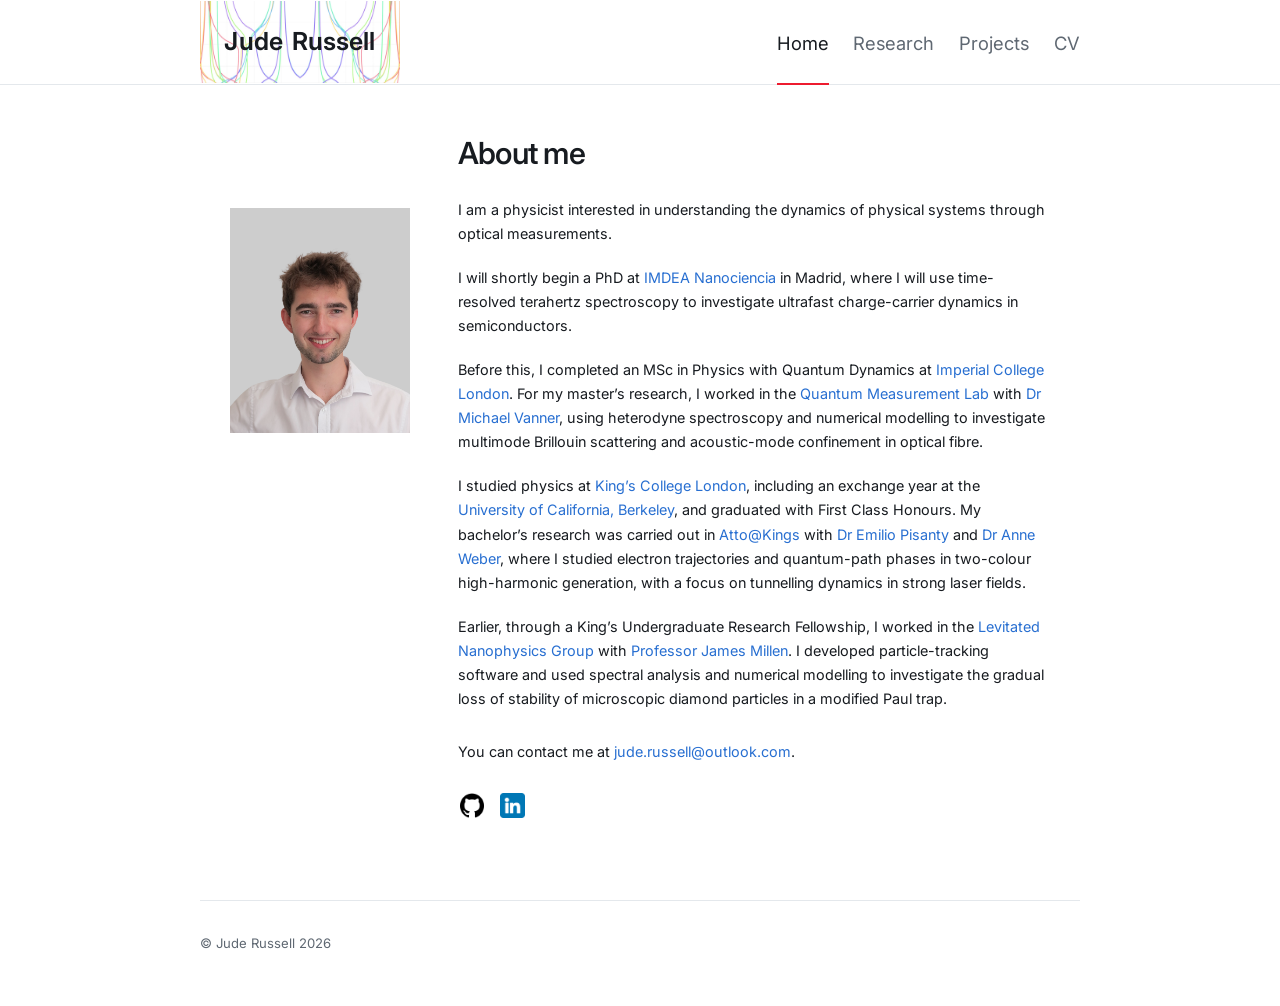
<file: index.html>
<!doctype html>
<html lang="en">
<head>
  <meta charset="utf-8">
  <meta name="viewport" content="width=device-width, initial-scale=1">
  <title>Jude Russell</title>
  <meta name="description"
        content="I am a physicist interested in understanding the dynamics of physical systems through optical measurements.">

  <link rel="canonical" href="https://jfj-russell.github.io/">
  <link rel="icon"
        type="image/png"
        sizes="512x512"
        href="/assets/images/favicon.png">

  <meta property="og:site_name" content="Jude Russell">
  <meta property="og:title" content="Jude Russell">
  <meta property="og:type" content="website">
  <meta property="og:url" content="https://jfj-russell.github.io/">

  <script type="application/ld+json">
  {
    "@context": "https://schema.org",
    "@type": "WebSite",
    "name": "Jude Russell",
    "url": "https://jfj-russell.github.io/"
  }
  </script>
  <link rel="preconnect" href="https://fonts.googleapis.com">
  <link rel="preconnect" href="https://fonts.gstatic.com" crossorigin>
  <link href="https://fonts.googleapis.com/css2?family=Inter:wght@100..900&display=swap" rel="stylesheet">
  <link rel="stylesheet" href="/assets/css/main.css?v=7">
  <script src="/assets/js/main.js" defer></script>
</head>
<body>
  <header class="site-header">
    <div class="nav-shell">
    <h1 class="brand-heading">
      <a class="brand" href="/index.html"><span>Jude</span> <span>Russell</span></a>
    </h1>
      <button class="menu-toggle" type="button" aria-label="Open navigation" aria-expanded="false"><span></span><span></span><span></span></button>
      <nav class="site-nav" aria-label="Primary navigation">
        <a href="/index.html" aria-current="page">Home</a>
        <a href="/work/index.html">Research</a>
        <a href="/projects/index.html">Projects</a>
        <a href="/cv/index.html">CV</a>
      </nav>
    </div>
  </header>

  <main>
    <section class="home-intro">
      <figure class="home-portrait media media--portrait" data-fallback>
        <img class="profile-photo" src="/assets/images/home/profile.png" alt="Portrait of Jude Russell">
        <div class="asset-fallback">
          Profile photograph<br>
          <small>assets/images/home/profile.png</small>
        </div>
      </figure>

      <div class="home-copy reading-column">
        <h2 class="home-heading">About me</h2>

        <p>
          I am a physicist interested in understanding the dynamics of physical systems through optical measurements.
        </p>

        <p>
          I will shortly begin a PhD at
          <a href="https://www.nanociencia.imdea.org/" rel="external">IMDEA Nanociencia</a>
          in Madrid, where I will use time-resolved terahertz spectroscopy to investigate ultrafast charge-carrier dynamics in semiconductors.
        </p>

        <p>
          Before this, I completed an MSc in Physics with Quantum Dynamics at <a href="https://www.imperial.ac.uk/">Imperial College London</a>. For my master’s research, I worked in the
          <a href="https://www.qmeas.net" rel="external">Quantum Measurement Lab</a>
          with
          <a href="https://profiles.imperial.ac.uk/m.vanner" rel="external">Dr Michael Vanner</a>,
          using heterodyne spectroscopy and numerical modelling to investigate multimode Brillouin scattering and acoustic-mode confinement in optical fibre.
        </p>

        <p>
          I studied physics at <a href="https://www.kcl.ac.uk/">King’s College London</a>, including an exchange year at the<a href="https://www.berkeley.edu/"> University of California, Berkeley</a>, and graduated with First Class Honours. My bachelor’s research was carried out in
          <a href="https://www.attokings.com" rel="external">Atto@Kings</a>
          with
          <a href="https://www.kcl.ac.uk/people/emilio-pisanty" rel="external">Dr Emilio Pisanty</a>
          and
          <a href="https://www.kcl.ac.uk/people/anne-weber" rel="external">Dr Anne Weber</a>,
          where I studied electron trajectories and quantum-path phases in two-colour high-harmonic generation, with a focus on tunnelling dynamics in strong laser fields.
        </p>

        <p>
          Earlier, through a King’s Undergraduate Research Fellowship, I worked in the
          <a href="https://levi-nano.com" rel="external">Levitated Nanophysics Group</a>
          with
          <a href="https://www.kcl.ac.uk/people/james-millen" rel="external">Professor James Millen</a>.
          I developed particle-tracking software and used spectral analysis and numerical modelling to investigate the gradual loss of stability of microscopic diamond particles in a modified Paul trap.
        </p>

        <p class="contact-line">
          You can contact me at
          <a href="mailto:jude.russell@outlook.com">jude.russell@outlook.com</a>.
        </p>

        <div class="social-links" role="group" aria-label="Profiles">
          <a href="https://github.com/Jfj-russell" rel="me external" aria-label="GitHub">
            <img src="/assets/images/social/github.png" alt="">
          </a>
          <a href="https://www.linkedin.com/in/jude-russell/" rel="me external" aria-label="LinkedIn">
            <img src="/assets/images/social/linkedin.png" alt="">
          </a>
        </div>
      </div>
    </section>
  </main>

  <footer class="site-footer"><p>© Jude Russell 2026</p></footer>
</body>
</html>
</file>
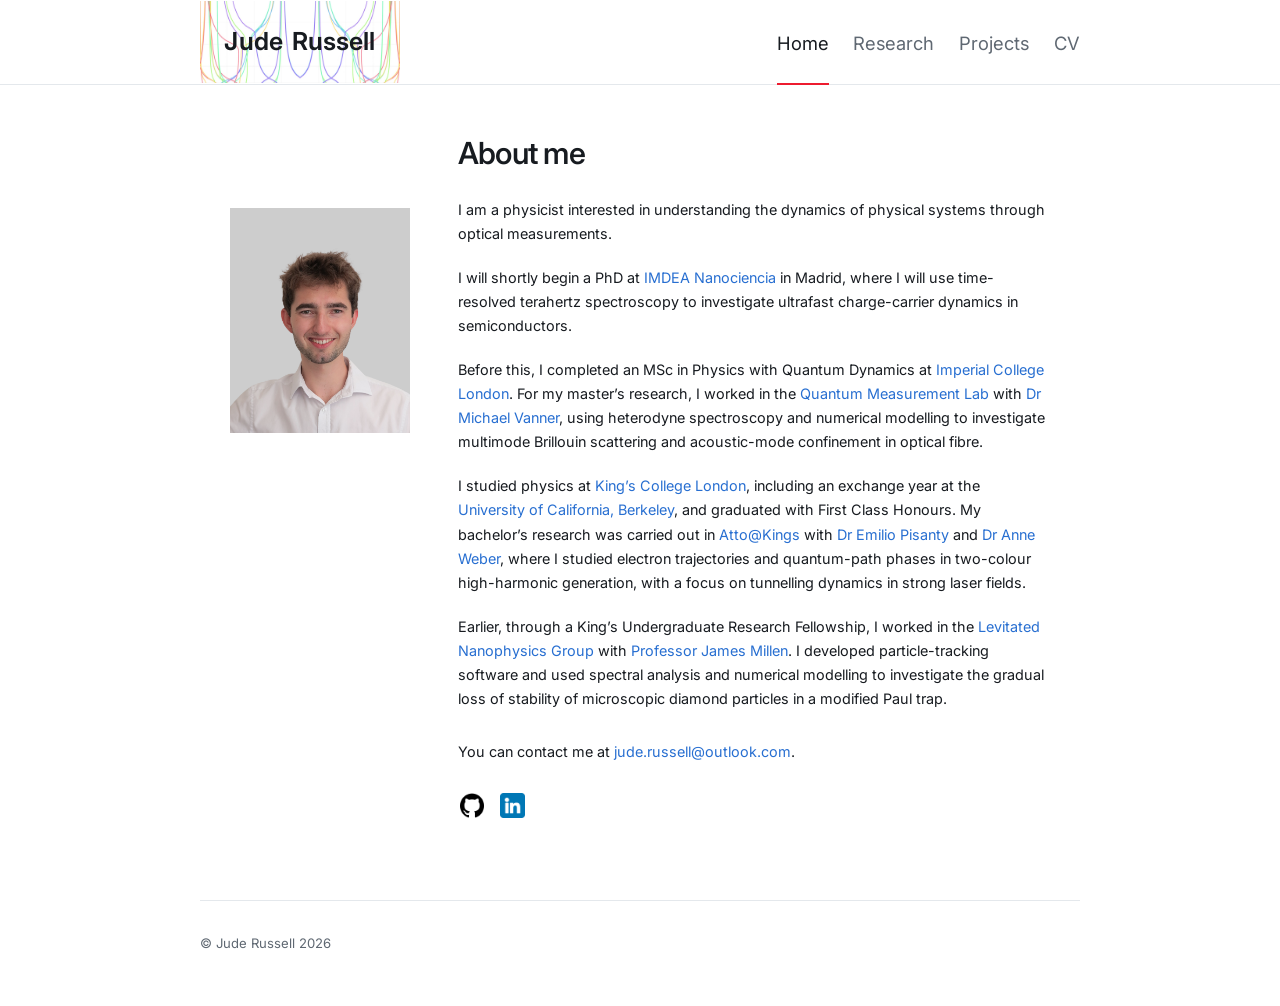
<file: about/index.html>
<!doctype html>
<html lang="en">
<head>
  <meta charset="utf-8">
  <meta name="viewport" content="width=device-width, initial-scale=1">
  <meta http-equiv="refresh" content="0; url=/">
  <title>Home</title>
  <link rel="canonical" href="https://jfj-russell.github.io/">
  <link rel="icon" type="image/png" sizes="512x512"
        href="/assets/images/favicon.png">
  <link rel="preconnect" href="https://fonts.googleapis.com">
  <link rel="preconnect" href="https://fonts.gstatic.com" crossorigin>
  <link href="https://fonts.googleapis.com/css2?family=Inter:wght@100..900&display=swap" rel="stylesheet">
  <link rel="stylesheet" href="/assets/css/main.css?v=5">
</head>
<body>
  <p>The About page is now part of the <a href="/">home page</a>.</p>
</body>
</html>
</file>
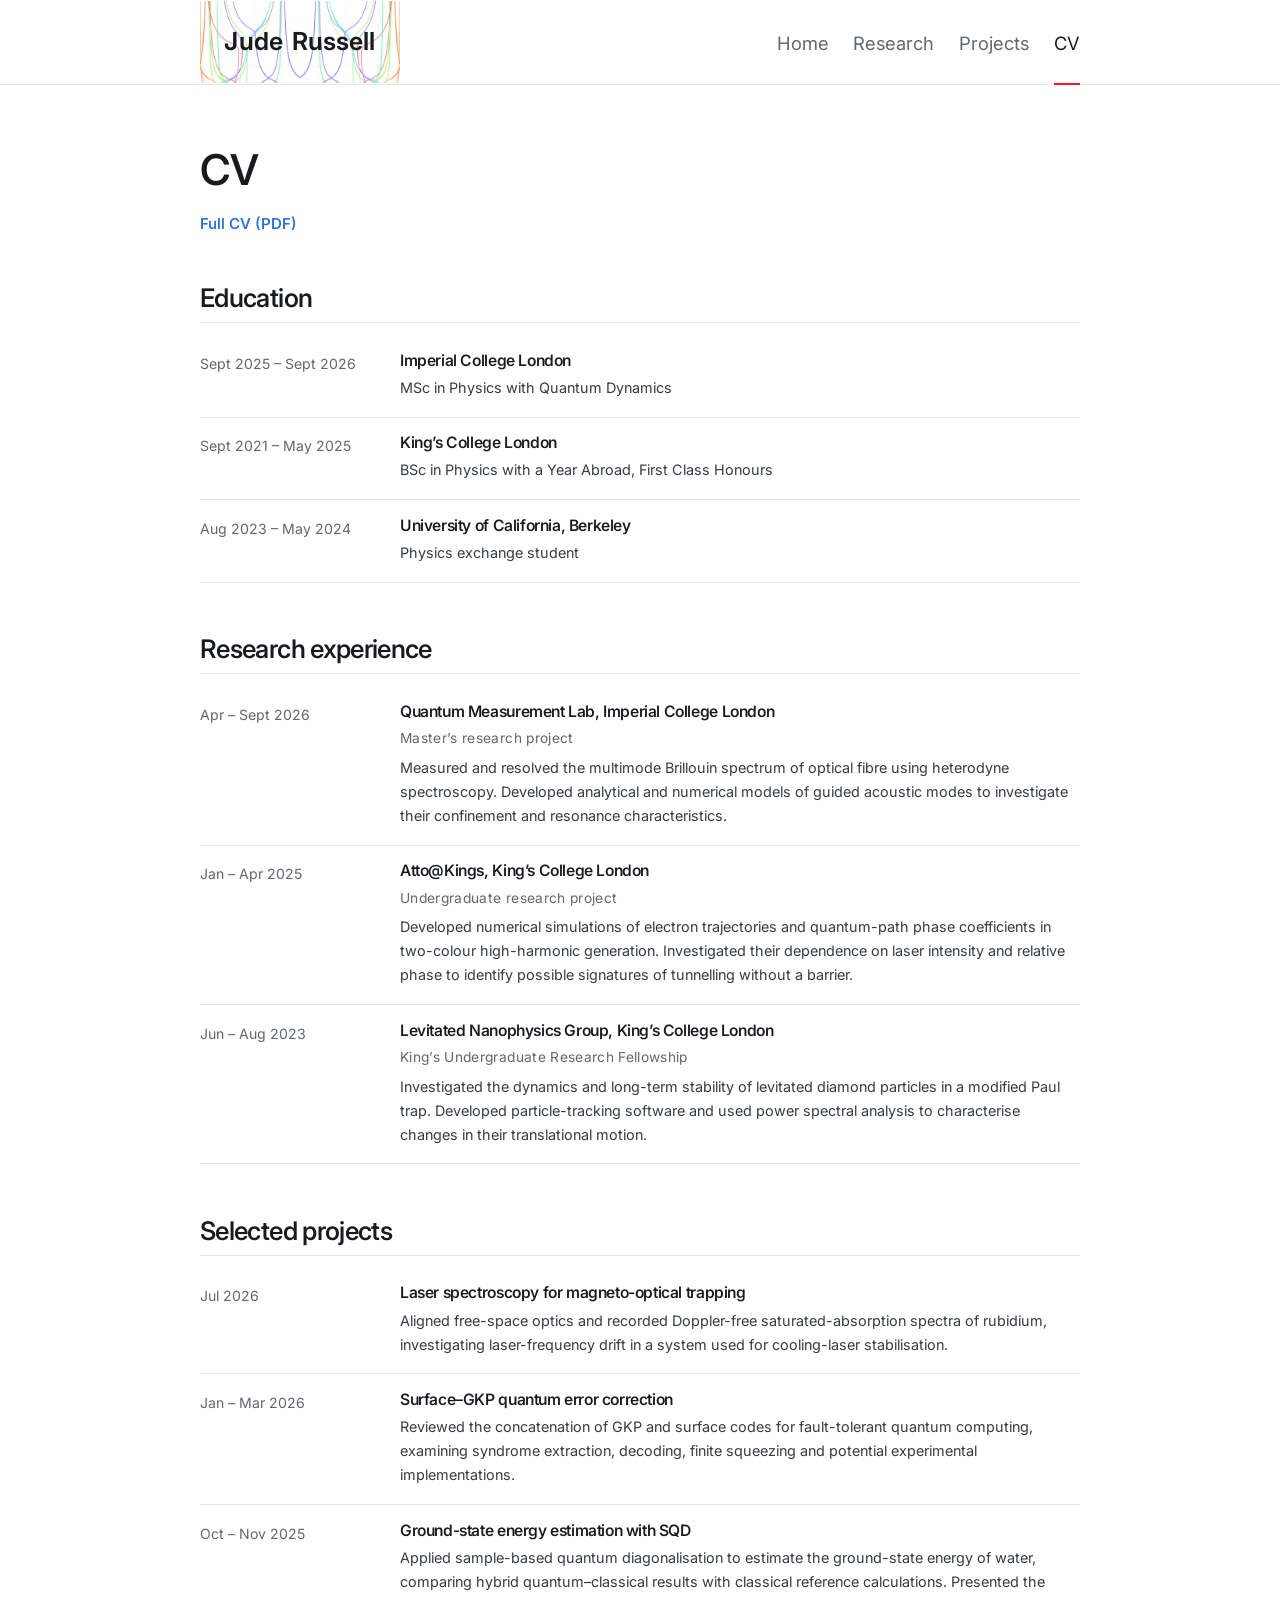
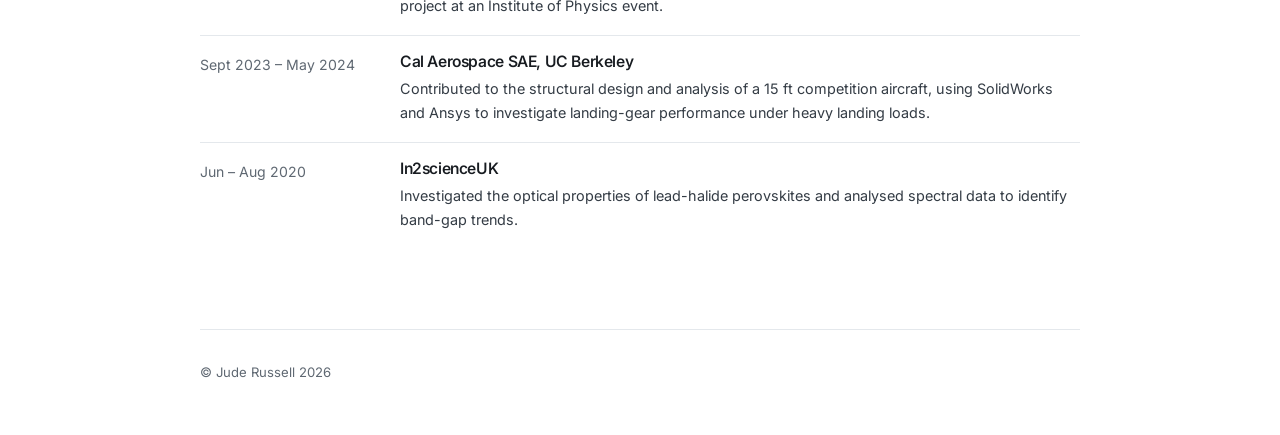
<file: cv/index.html>
<!doctype html>
<html lang="en">
<head>
  <meta charset="utf-8">
  <meta name="viewport" content="width=device-width, initial-scale=1">
  <title>CV</title>
  <meta name="description"
        content="The academic CV of Jude Russell, including physics education at Imperial College London, King's College London and UC Berkeley, research experience and projects.">
  <link rel="canonical"
        href="https://jfj-russell.github.io/cv/">
  <link rel="icon"
        type="image/png"
        sizes="512x512"
        href="/assets/images/favicon.png">
  <link rel="preconnect" href="https://fonts.googleapis.com">
  <link rel="preconnect" href="https://fonts.gstatic.com" crossorigin>
  <link href="https://fonts.googleapis.com/css2?family=Inter:wght@100..900&display=swap" rel="stylesheet">
  <link rel="stylesheet" href="/assets/css/main.css?v=5">
  <script src="/assets/js/main.js" defer></script>
</head>

<body>
  <header class="site-header">
    <div class="nav-shell">
      <a class="brand" href="/index.html">
        <span>Jude</span> <span>Russell</span>
      </a>

      <button class="menu-toggle" type="button"
              aria-label="Open navigation"
              aria-expanded="false">
        <span></span><span></span><span></span>
      </button>

      <nav class="site-nav" aria-label="Primary navigation">
        <a href="/index.html">Home</a>
        <a href="/work/index.html">Research</a>
        <a href="/projects/index.html">Projects</a>
        <a href="/cv/index.html" aria-current="page">CV</a>
      </nav>
    </div>
  </header>

  <main>
    <header class="page-intro page-intro--no-rule reading-column">
      <h1>CV</h1>
      <p>
        <a class="text-link"
           href="/assets/documents/Jude_Russell_CV.pdf"
           download>Full CV (PDF)</a>
      </p>
    </header>

    <section class="cv-section">
      <h2>Education</h2>

      <ul class="cv-list">
        <li>
          <span class="cv-date">Sept 2025 – Sept 2026</span>
          <div>
            <h3>Imperial College London</h3>
            <p>MSc in Physics with Quantum Dynamics</p>
          </div>
        </li>

        <li>
          <span class="cv-date">Sept 2021 – May 2025</span>
          <div>
            <h3>King’s College London</h3>
            <p>BSc in Physics with a Year Abroad, First Class Honours</p>
          </div>
        </li>

        <li>
          <span class="cv-date">Aug 2023 – May 2024</span>
          <div>
            <h3>University of California, Berkeley</h3>
            <p>Physics exchange student</p>
          </div>
        </li>
      </ul>
    </section>

    <section class="cv-section">
      <h2>Research experience</h2>

      <ul class="cv-list">
        <li>
          <span class="cv-date">Apr – Sept 2026</span>
          <div>
            <h3>Quantum Measurement Lab, Imperial College London</h3>
            <p class="item-meta">Master’s research project</p>
            <p>
              Measured and resolved the multimode Brillouin spectrum
              of optical fibre using heterodyne spectroscopy.
              Developed analytical and numerical models of guided
              acoustic modes to investigate their confinement and 
              resonance characteristics.
            </p>
          </div>
        </li>

        <li>
          <span class="cv-date">Jan – Apr 2025</span>
          <div>
            <h3>Atto@Kings, King’s College London</h3>
            <p class="item-meta">Undergraduate research project</p>
            <p>
              Developed numerical simulations of electron trajectories
              and quantum-path phase coefficients in two-colour
              high-harmonic generation. Investigated their dependence
              on laser intensity and relative phase to identify possible
              signatures of tunnelling without a barrier.
            </p>
          </div>
        </li>

        <li>
          <span class="cv-date">Jun – Aug 2023</span>
          <div>
            <h3>Levitated Nanophysics Group, King’s College London</h3>
            <p class="item-meta">King’s Undergraduate Research Fellowship</p>
            <p>
              Investigated the dynamics and long-term stability of
              levitated diamond particles in a modified Paul trap.
              Developed particle-tracking software and used power
              spectral analysis to characterise changes in their
              translational motion.
            </p>
          </div>
        </li>
      </ul>
    </section>

    <section class="cv-section">
      <h2>Selected projects</h2>

      <ul class="cv-list cv-list--no-bottom-rule">
        <li>
          <time class="cv-date" datetime="2026-07">Jul 2026</time>
          <div>
            <h3>Laser spectroscopy for magneto-optical trapping</h3>
            <p>
              Aligned free-space optics and recorded Doppler-free
              saturated-absorption spectra of rubidium, investigating
              laser-frequency drift in a system used for cooling-laser
              stabilisation.
            </p>
          </div>
        </li>

        <li>
          <span class="cv-date">Jan – Mar 2026</span>
          <div>
            <h3>Surface–GKP quantum error correction</h3>
            <p>
              Reviewed the concatenation of GKP and surface codes for
              fault-tolerant quantum computing, examining syndrome
              extraction, decoding, finite squeezing and potential
              experimental implementations.
            </p>
          </div>
        </li>

        <li>
          <span class="cv-date">Oct – Nov 2025</span>
          <div>
            <h3>Ground-state energy estimation with SQD</h3>
            <p>
              Applied sample-based quantum diagonalisation to estimate
              the ground-state energy of water, comparing hybrid
              quantum–classical results with classical reference
              calculations. Presented the project at an Institute
              of Physics event.
            </p>
          </div>
        </li>

        <li>
          <span class="cv-date">Sept 2023 – May 2024</span>
          <div>
            <h3>Cal Aerospace SAE, UC Berkeley</h3>
            <p>
              Contributed to the structural design and analysis of a
              15 ft competition aircraft, using SolidWorks and Ansys
              to investigate landing-gear performance under heavy
              landing loads.
            </p>
          </div>
        </li>

        <li>
          <span class="cv-date">Jun – Aug 2020</span>
          <div>
            <h3>In2scienceUK</h3>
            <p>
              Investigated the optical properties of lead-halide
              perovskites and analysed spectral data to identify
              band-gap trends.
            </p>
          </div>
        </li>
      </ul>
    </section>
  </main>

  <footer class="site-footer">
    <p>© Jude Russell 2026</p>
  </footer>
</body>
</html>
</file>
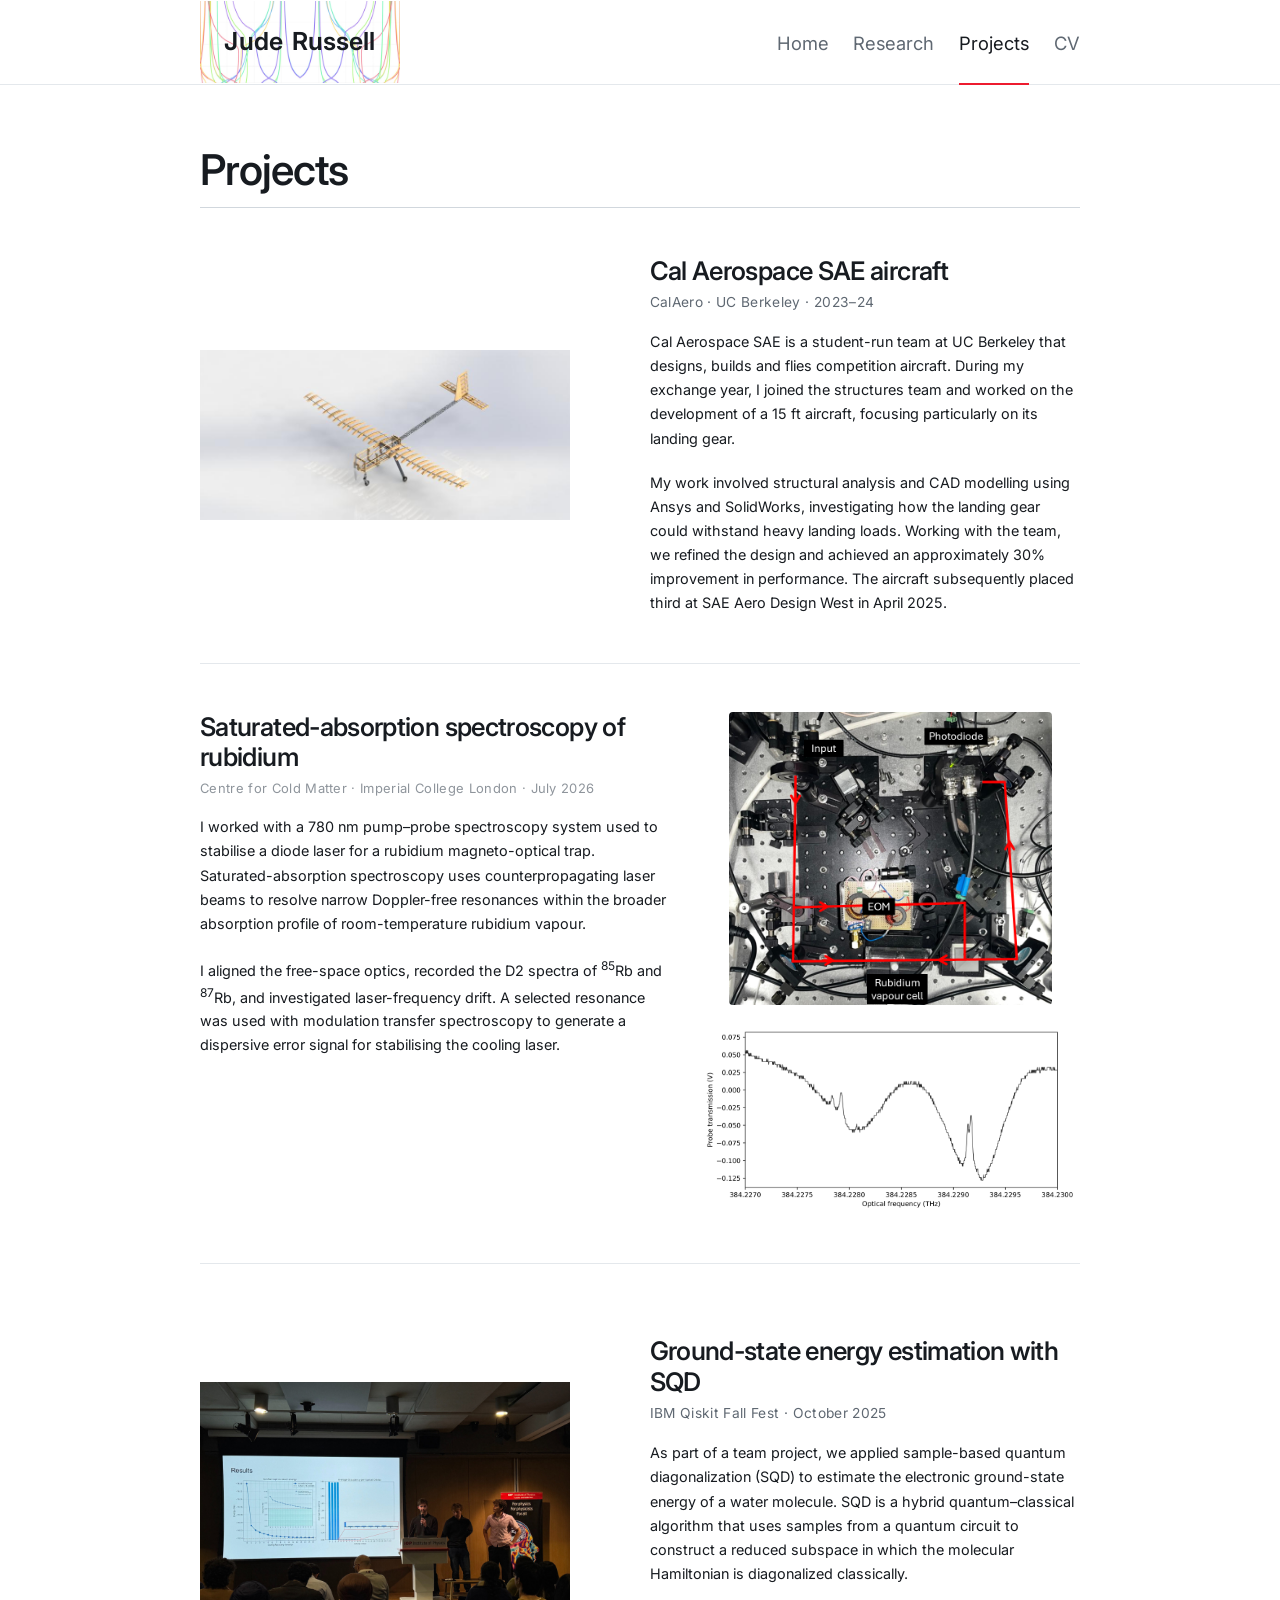
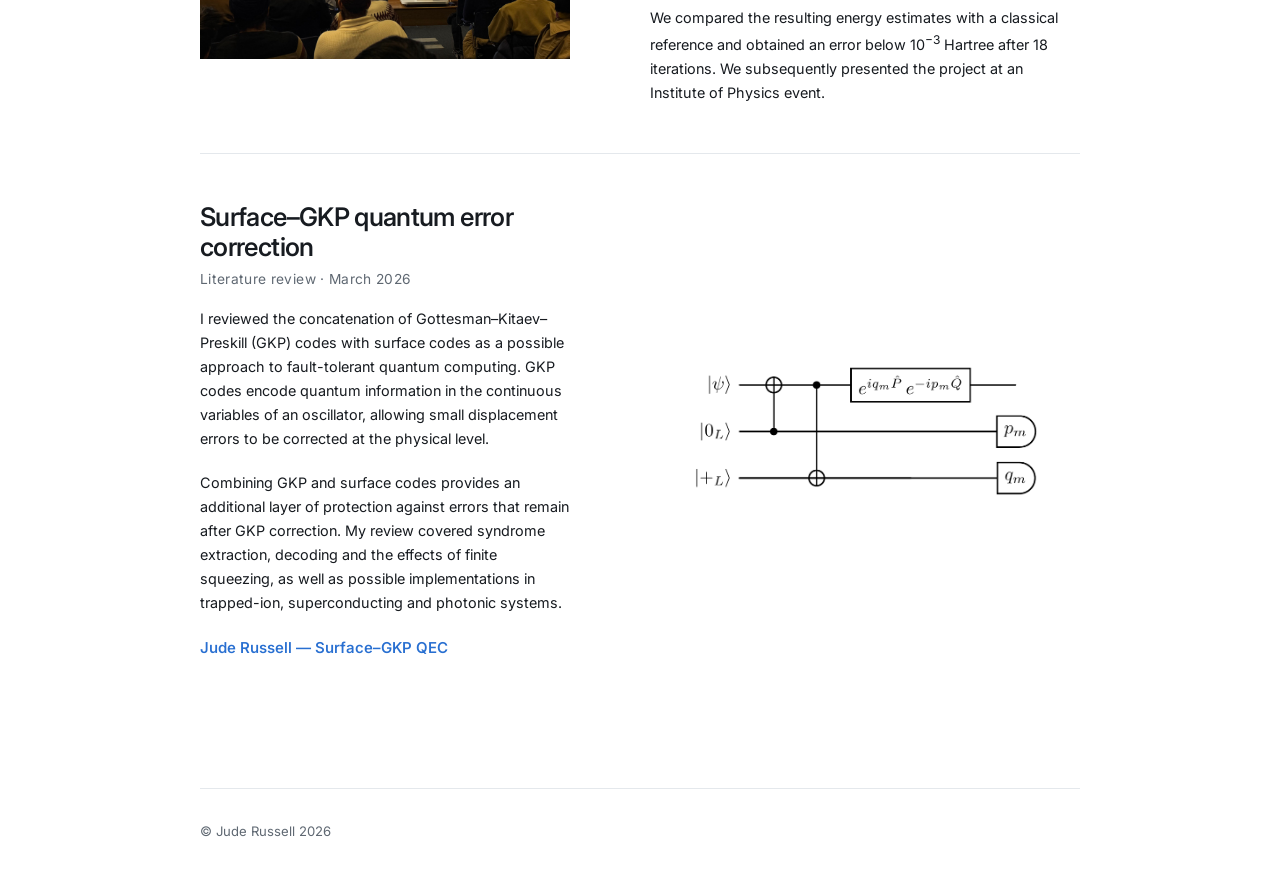
<file: projects/index.html>
<!doctype html>
<html lang="en">
<head>
  <meta charset="utf-8">
  <meta name="viewport" content="width=device-width, initial-scale=1">
  <title>Projects</title>
  <meta name="description"
        content="Physics and engineering projects by Jude Russell, including rubidium laser spectroscopy, quantum computing, quantum error correction and aerospace engineering.">
  <link rel="canonical"
        href="https://jfj-russell.github.io/projects/">
  <link rel="icon"
        type="image/png"
        sizes="512x512"
        href="/assets/images/favicon.png">
  <link rel="preconnect" href="https://fonts.googleapis.com">
  <link rel="preconnect" href="https://fonts.gstatic.com" crossorigin>
  <link href="https://fonts.googleapis.com/css2?family=Inter:wght@100..900&display=swap" rel="stylesheet">
  <link rel="stylesheet" href="/assets/css/main.css?v=5">
  <script src="/assets/js/main.js" defer></script>
</head>
<body>
  <header class="site-header">
    <div class="nav-shell">
      <a class="brand" href="/index.html"><span>Jude</span> <span>Russell</span></a>
      <button class="menu-toggle" type="button" aria-label="Open navigation" aria-expanded="false"><span></span><span></span><span></span></button>
      <nav class="site-nav" aria-label="Primary navigation">
        <a href="/index.html">Home</a>
        <a href="/work/index.html">Research</a>
        <a href="/projects/index.html" aria-current="page">Projects</a>
        <a href="/cv/index.html">CV</a>
      </nav>
    </div>
  </header>

  <main>
    <header class="page-intro page-intro--no-rule reading-column">
      <h1>Projects</h1>
    </header>

    <div class="project-list">
      <article class="project-entry">
        <figure class="project-media media" data-fallback>
          <img src="/assets/images/projects/calaero-cad.png" alt="CAD model of the Cal Aerospace SAE aircraft">
          <div class="asset-fallback">Final aircraft assembly — CAD<br><small>assets/images/projects/calaero-cad.png</small></div>
        </figure>
        <div>
          <h2>Cal Aerospace SAE aircraft</h2>
          <p class="item-meta">CalAero · UC Berkeley · 2023–24</p>
          <p>Cal Aerospace SAE is a student-run team at UC Berkeley that designs, builds and flies competition aircraft. During my exchange year, I joined the structures team and worked on the development of a 15 ft aircraft, focusing particularly on its landing gear.</p>
          <p>My work involved structural analysis and CAD modelling using Ansys and SolidWorks, investigating how the landing gear could withstand heavy landing loads. Working with the team, we refined the design and achieved an approximately 30% improvement in performance. The aircraft subsequently placed third at SAE Aero Design West in April 2025.</p>
        </div>
      </article>

      <article class="project-entry project-entry--split">
        <div class="project-media project-media--stack">
          <figure class="media media--inset media--rounded" data-fallback>
            <img src="/assets/images/projects/mot-setup.png" alt="Rubidium saturated-absorption spectroscopy setup">
            <div class="asset-fallback">Spectroscopy setup<br><small>mot-setup.png</small></div>
          </figure>
          <figure class="media media--rounded" data-fallback>
            <img src="/assets/images/projects/mot-spectrum.png" alt="Measured saturated-absorption spectrum of the rubidium D2 line">
            <div class="asset-fallback">Rubidium D2 spectrum<br><small>mot-spectrum.png</small></div>
          </figure>
        </div>
        <div class="project-content">
          <h2>Saturated-absorption spectroscopy of rubidium</h2>
          <p class="item-meta">Centre for Cold Matter · Imperial College London · July 2026</p>
          <p>I worked with a 780 nm pump–probe spectroscopy system used to stabilise a diode laser for a rubidium magneto-optical trap. Saturated-absorption spectroscopy uses counterpropagating laser beams to resolve narrow Doppler-free resonances within the broader absorption profile of room-temperature rubidium vapour.</p>
          <p>I aligned the free-space optics, recorded the D2 spectra of <sup>85</sup>Rb and <sup>87</sup>Rb, and investigated laser-frequency drift. A selected resonance was used with modulation transfer spectroscopy to generate a dispersive error signal for stabilising the cooling laser.</p>
        </div>
      </article>

      <article class="project-entry">
        <figure class="project-media media" data-fallback>
          <img src="/assets/images/projects/sqd-presentation.jpg" alt="Jude Russell presenting the sample-based quantum diagonalization project">
          <div class="asset-fallback">IOP project presentation<br><small>assets/images/projects/sqd-presentation.jpg</small></div>
        </figure>
        <div>
          <h2>Ground-state energy estimation with SQD</h2>
          <p class="item-meta">IBM Qiskit Fall Fest · October 2025</p>
          <p>As part of a team project, we applied sample-based quantum diagonalization (SQD) to estimate the electronic ground-state energy of a water molecule. SQD is a hybrid quantum–classical algorithm that uses samples from a quantum circuit to construct a reduced subspace in which the molecular Hamiltonian is diagonalized classically.</p>
          <p>We compared the resulting energy estimates with a classical reference and obtained an error below 10<sup>−3</sup> Hartree after 18 iterations. We subsequently presented the project at an Institute of Physics event.</p>
        </div>
      </article>

      <article class="project-entry">
        <figure class="project-media media project-media--diagram" data-fallback>
          <img src="/assets/images/projects/gkp-circuit.png" alt="Circuit for a GKP quantum error-correction protocol">
          <div class="asset-fallback">GKP error-correction circuit<br><small>assets/images/projects/gkp-circuit.png</small></div>
        </figure>
        <div>
          <h2>Surface–GKP quantum error correction</h2>
          <p class="item-meta">Literature review · March 2026</p>
          <p>I reviewed the concatenation of Gottesman–Kitaev–Preskill (GKP) codes with surface codes as a possible approach to fault-tolerant quantum computing. GKP codes encode quantum information in the continuous variables of an oscillator, allowing small displacement errors to be corrected at the physical level.</p>
          <p>Combining GKP and surface codes provides an additional layer of protection against errors that remain after GKP correction. My review covered syndrome extraction, decoding and the effects of finite squeezing, as well as possible implementations in trapped-ion, superconducting and photonic systems.</p>
          <p><a class="text-link" href="/assets/documents/Jude_Russell_Surface_GKP_Quantum_Error_Correction.pdf" download>Jude Russell — Surface–GKP QEC</a></p>
        </div>
      </article>
    </div>
  </main>

  <footer class="site-footer"><p>© Jude Russell 2026</p></footer>
</body>
</html>
</file>
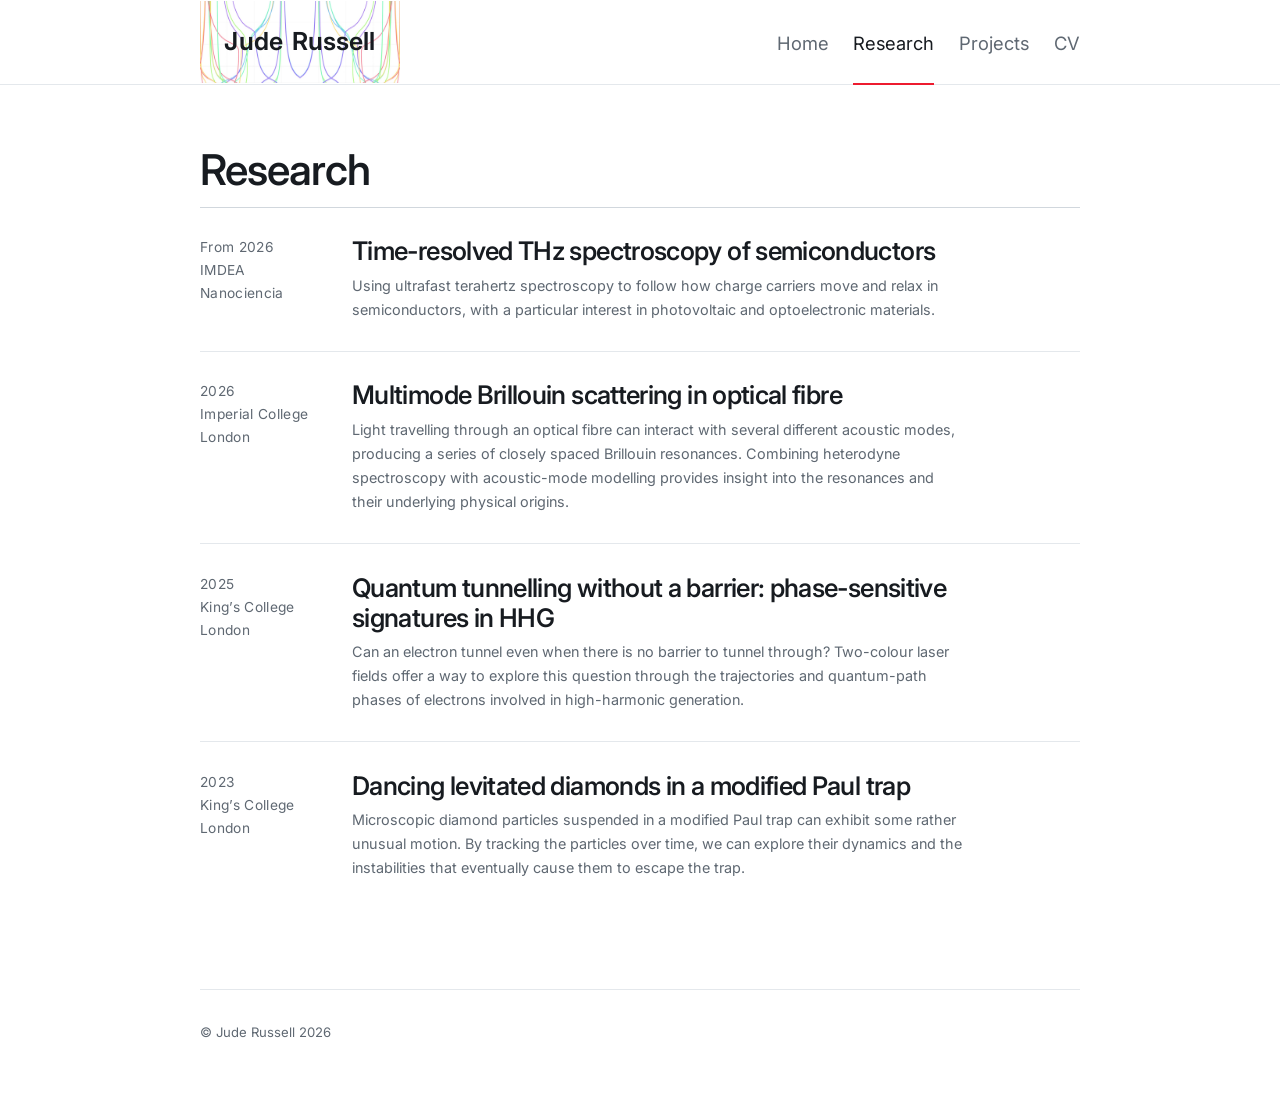
<file: work/index.html>
<!doctype html>
<html lang="en">
<head>
  <meta charset="utf-8">
  <meta name="viewport" content="width=device-width, initial-scale=1">
  <title>Research</title>

  <meta name="description"
        content="Research by Jude Russell in time-resolved terahertz spectroscopy, multimode Brillouin scattering, high-harmonic generation and levitated nanophysics.">

  <link rel="canonical"
        href="https://jfj-russell.github.io/work/">
  <link rel="icon"
        type="image/png"
        sizes="512x512"
        href="/assets/images/favicon.png">
  <link rel="preconnect" href="https://fonts.googleapis.com">
  <link rel="preconnect" href="https://fonts.gstatic.com" crossorigin>
  <link href="https://fonts.googleapis.com/css2?family=Inter:wght@100..900&display=swap" rel="stylesheet">
  <link rel="stylesheet" href="/assets/css/main.css?v=5">
  <script src="/assets/js/main.js" defer></script>
</head>
<body>
  <header class="site-header">
    <div class="nav-shell">
      <a class="brand" href="/index.html"><span>Jude</span> <span>Russell</span></a>
      <button class="menu-toggle" type="button" aria-label="Open navigation" aria-expanded="false"><span></span><span></span><span></span></button>
      <nav class="site-nav" aria-label="Primary navigation">
        <a href="/index.html">Home</a>
        <a href="/work/index.html" aria-current="page">Research</a>
        <a href="/projects/index.html">Projects</a>
        <a href="/cv/index.html">CV</a>
      </nav>
    </div>
  </header>

  <main>
    <header class="page-intro page-intro--no-rule reading-column">
      <h1>Research</h1>
    </header>

    <section class="section-block" aria-label="Research projects">
      <div class="work-list">
        <article class="work-item">
          <div class="item-meta">From 2026<br>IMDEA Nanociencia</div>
          <div>
            <h2><a class="work-title-link" href="/work/thz-spectroscopy/index.html">Time-resolved THz spectroscopy of semiconductors</a></h2>
            <p>Using ultrafast terahertz spectroscopy to follow how charge carriers move and relax in semiconductors, with a particular interest in photovoltaic and optoelectronic materials.</p>
          </div>
        </article>

        <article class="work-item">
          <div class="item-meta">2026<br>Imperial College London</div>
          <div>
            <h2><a class="work-title-link" href="/work/brillouin/index.html">Multimode Brillouin scattering in optical fibre</a></h2>
            <p>Light travelling through an optical fibre can interact with several different acoustic modes, producing a series of closely spaced Brillouin resonances. Combining heterodyne spectroscopy with acoustic-mode modelling provides insight into the resonances and their underlying physical origins.</p>
          </div>
        </article>

        <article class="work-item">
          <div class="item-meta">2025<br>King’s College London</div>
          <div>
            <h2><a class="work-title-link" href="/work/hhg/index.html">Quantum tunnelling without a barrier: phase-sensitive signatures in HHG</a></h2>
            <p>Can an electron tunnel even when there is no barrier to tunnel through? Two-colour laser fields offer a way to explore this question through the trajectories and quantum-path phases of electrons involved in high-harmonic generation.</p>
          </div>
        </article>

        <article class="work-item">
          <div class="item-meta">2023<br>King’s College London</div>
          <div>
            <h2><a class="work-title-link" href="/work/levitated-nanophysics/index.html">Dancing levitated diamonds in a modified Paul trap</a></h2>
            <p>Microscopic diamond particles suspended in a modified Paul trap can exhibit some rather unusual motion. By tracking the particles over time, we can explore their dynamics and the instabilities that eventually cause them to escape the trap.</p>
          </div>
        </article>
      </div>
    </section>
  </main>

  <footer class="site-footer"><p>© Jude Russell 2026</p></footer>
</body>
</html>
</file>
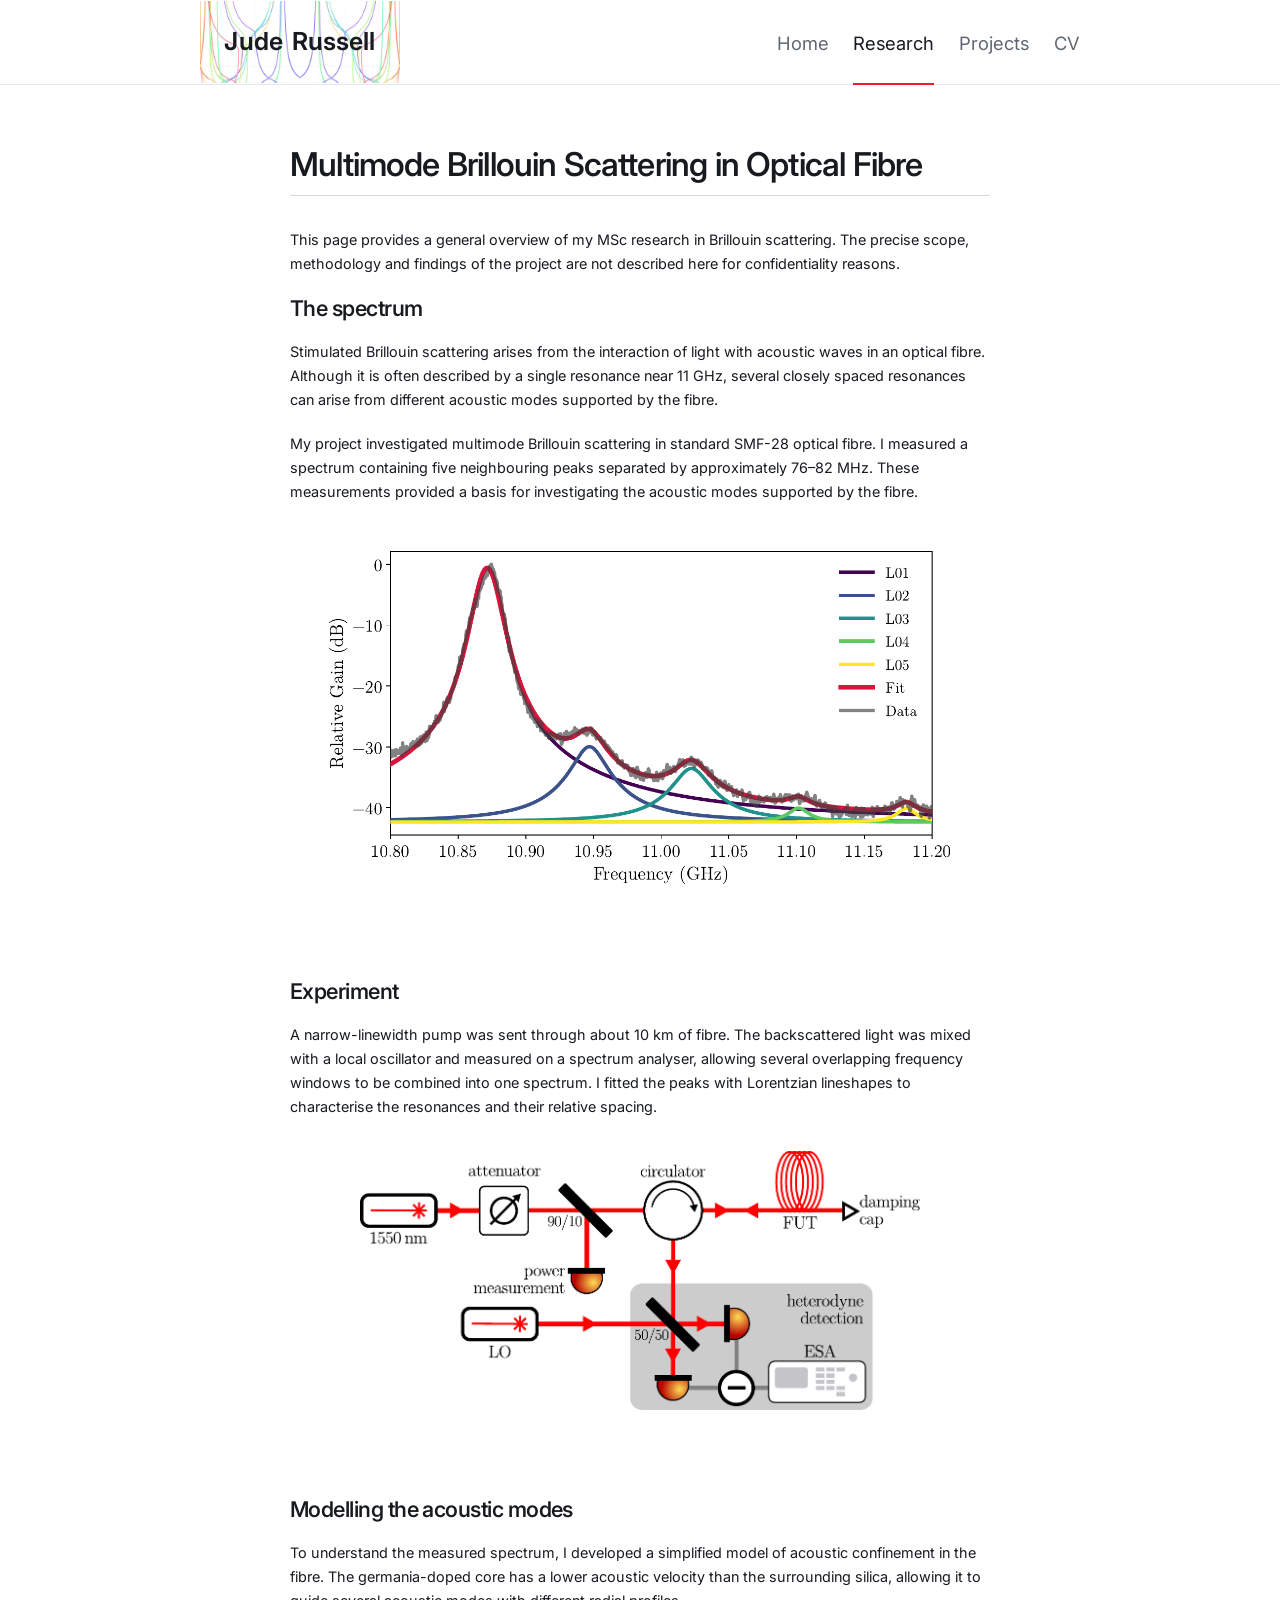
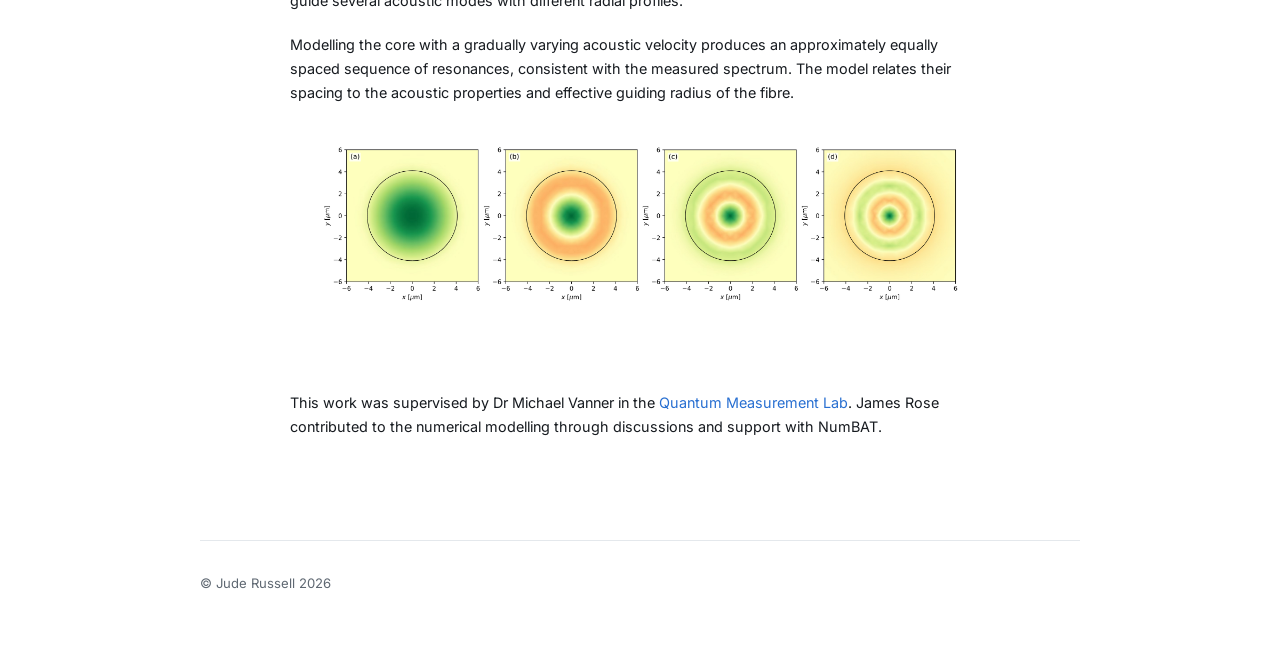
<file: work/brillouin/index.html>
<!doctype html>
<html lang="en">
<head>
  <meta charset="utf-8">
  <meta name="viewport" content="width=device-width, initial-scale=1">
  <title>Multimode Brillouin Scattering in Optical Fibre</title>
  <meta name="description"
        content="Jude Russell's research on multimode Brillouin scattering in optical fibre, combining heterodyne spectroscopy with acoustic-mode modelling.">
  <link rel="canonical"
        href="https://jfj-russell.github.io/work/brillouin/">
  <link rel="icon"
        type="image/png"
        sizes="512x512"
        href="/assets/images/favicon.png">
  <link rel="preconnect" href="https://fonts.googleapis.com">
  <link rel="preconnect" href="https://fonts.gstatic.com" crossorigin>
  <link href="https://fonts.googleapis.com/css2?family=Inter:wght@100..900&display=swap" rel="stylesheet">
  <link rel="stylesheet" href="/assets/css/main.css?v=5">
  <script src="/assets/js/main.js" defer></script>
</head>

<body class="research-detail brillouin-page">

  <header class="site-header">
    <div class="nav-shell">
      <a class="brand" href="/index.html">
        <span>Jude</span> <span>Russell</span>
      </a>

      <button class="menu-toggle" type="button"
              aria-label="Open navigation"
              aria-expanded="false">
        <span></span><span></span><span></span>
      </button>

      <nav class="site-nav" aria-label="Primary navigation">
        <a href="/index.html">Home</a>
        <a href="/work/index.html" aria-current="page">Research</a>
        <a href="/projects/index.html">Projects</a>
        <a href="/cv/index.html">CV</a>
      </nav>
    </div>
  </header>

  <main>

    <header class="page-intro">
      <h1>Multimode Brillouin Scattering in Optical Fibre</h1>
    </header>

    <section class="article-section">
      <p>This page provides a general overview of my MSc research in Brillouin scattering. The precise scope, methodology and findings of the project are not described here for confidentiality reasons.</p>

      <h2>The spectrum</h2>

      <p>Stimulated Brillouin scattering arises from the interaction of light with acoustic waves in an optical fibre. Although it is often described by a single resonance near 11 GHz, several closely spaced resonances can arise from different acoustic modes supported by the fibre.</p>

      <p>My project investigated multimode Brillouin scattering in standard SMF-28 optical fibre. I measured a spectrum containing five neighbouring peaks separated by approximately 76–82 MHz. These measurements provided a basis for investigating the acoustic modes supported by the fibre.</p>
    </section>

    <figure class="media" data-fallback>
      <img src="/assets/images/brillouin/spectrum.png"
           alt="Measured multimode Brillouin spectrum with five fitted resonances">
      <div class="asset-fallback">
        Multimode Brillouin spectrum<br>
        <small>assets/images/brillouin/spectrum.png</small>
      </div>
    </figure>

    <section class="article-section">
      <h2>Experiment</h2>

      <p>A narrow-linewidth pump was sent through about 10 km of fibre. The backscattered light was mixed with a local oscillator and measured on a spectrum analyser, allowing several overlapping frequency windows to be combined into one spectrum. I fitted the peaks with Lorentzian lineshapes to characterise the resonances and their relative spacing.</p>
    </section>

    <figure class="media media--narrow" data-fallback>
      <img src="/assets/images/brillouin/setup.png"
           alt="Schematic of the heterodyne Brillouin scattering experiment">
      <div class="asset-fallback">
        Experimental setup schematic<br>
        <small>assets/images/brillouin/setup.png</small>
      </div>
    </figure>

    <section class="article-section">
      <h2>Modelling the acoustic modes</h2>

      <p>To understand the measured spectrum, I developed a simplified model of acoustic confinement in the fibre. The germania-doped core has a lower acoustic velocity than the surrounding silica, allowing it to guide several acoustic modes with different radial profiles.</p>

      <p>Modelling the core with a gradually varying acoustic velocity produces an approximately equally spaced sequence of resonances, consistent with the measured spectrum. The model relates their spacing to the acoustic properties and effective guiding radius of the fibre.</p>
    </section>

    <figure class="media" data-fallback>
      <img src="/assets/images/brillouin/modes.png"
           alt="Calculated radial displacement profiles of four guided acoustic modes">
      <div class="asset-fallback">
        Calculated acoustic modes<br>
        <small>assets/images/brillouin/modes.png</small>
      </div>
    </figure>

    <section class="article-section">
      <p>This work was supervised by Dr Michael Vanner in the <a href="https://www.qmeas.net" rel="external">Quantum Measurement Lab</a>. James Rose contributed to the numerical modelling through discussions and support with NumBAT.</p>
    </section>

  </main>

  <footer class="site-footer">
    <p>© Jude Russell 2026</p>
  </footer>

</body>
</html>
</file>
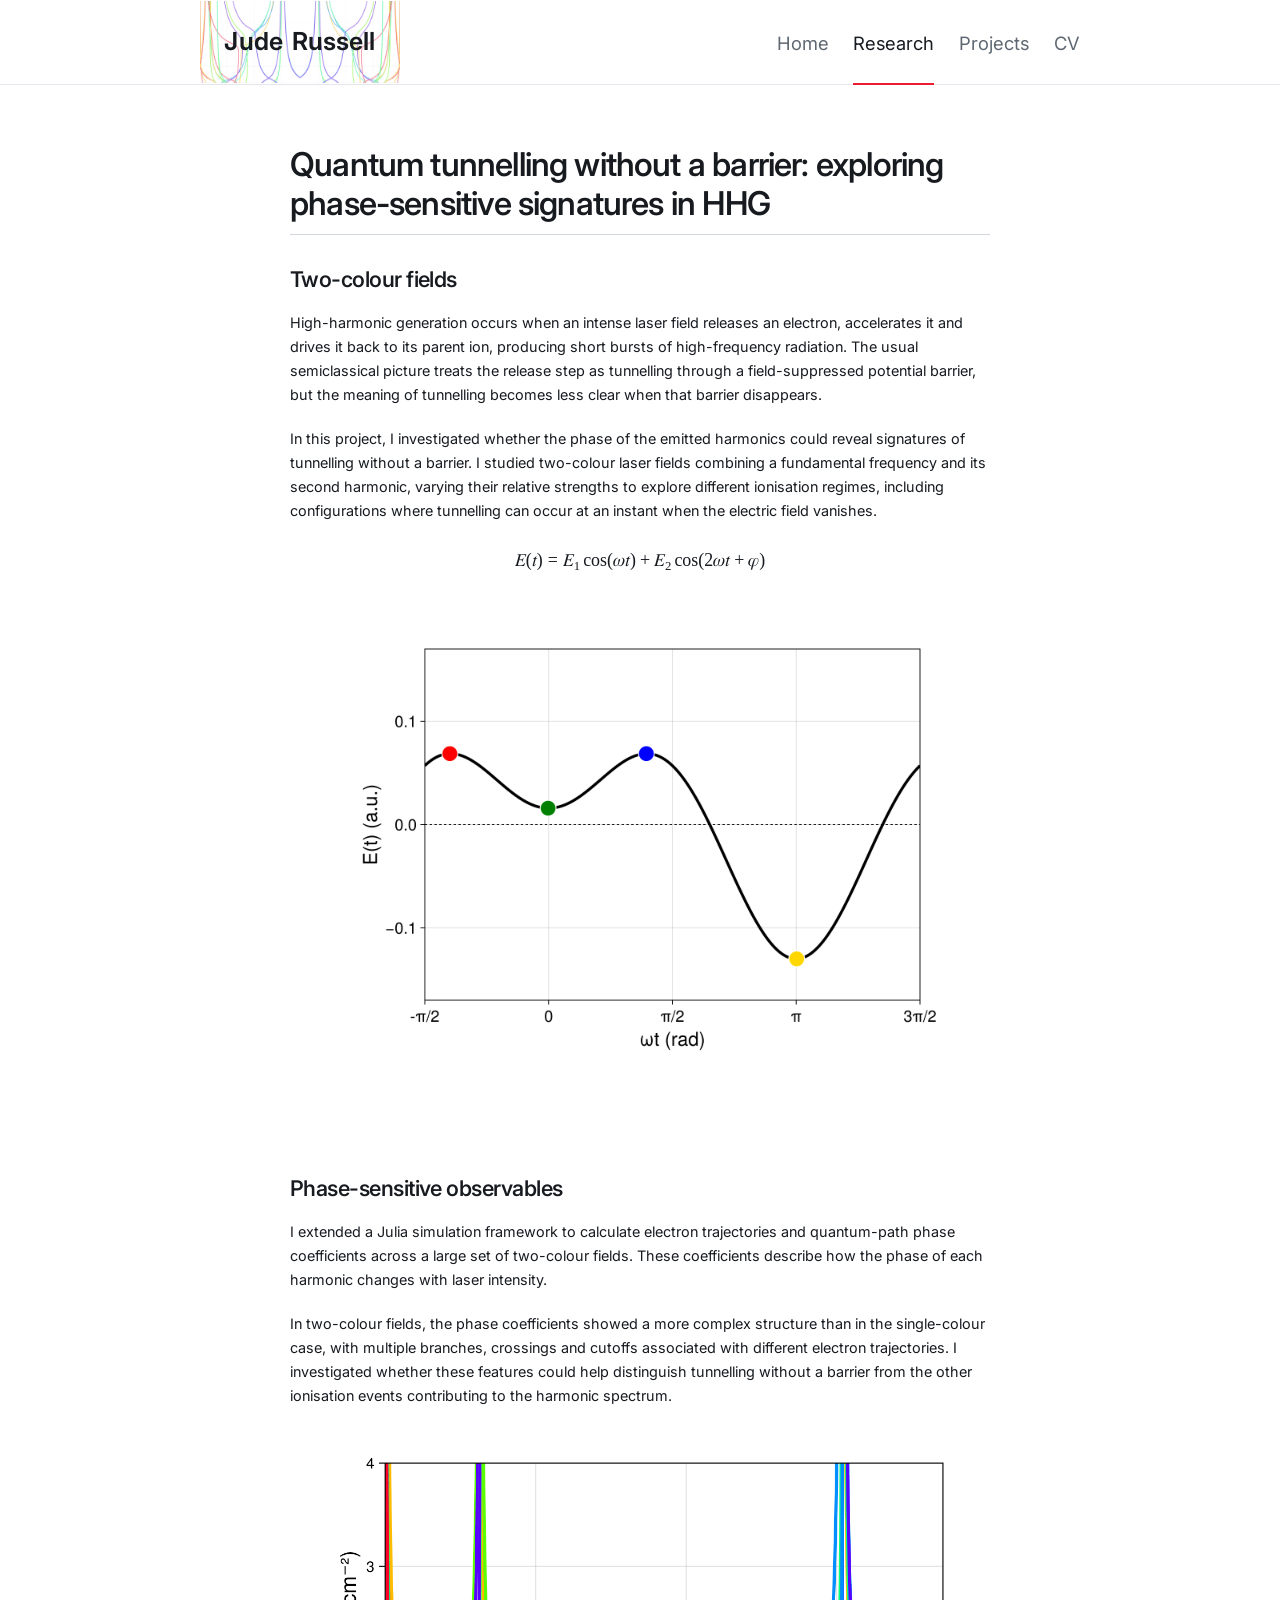
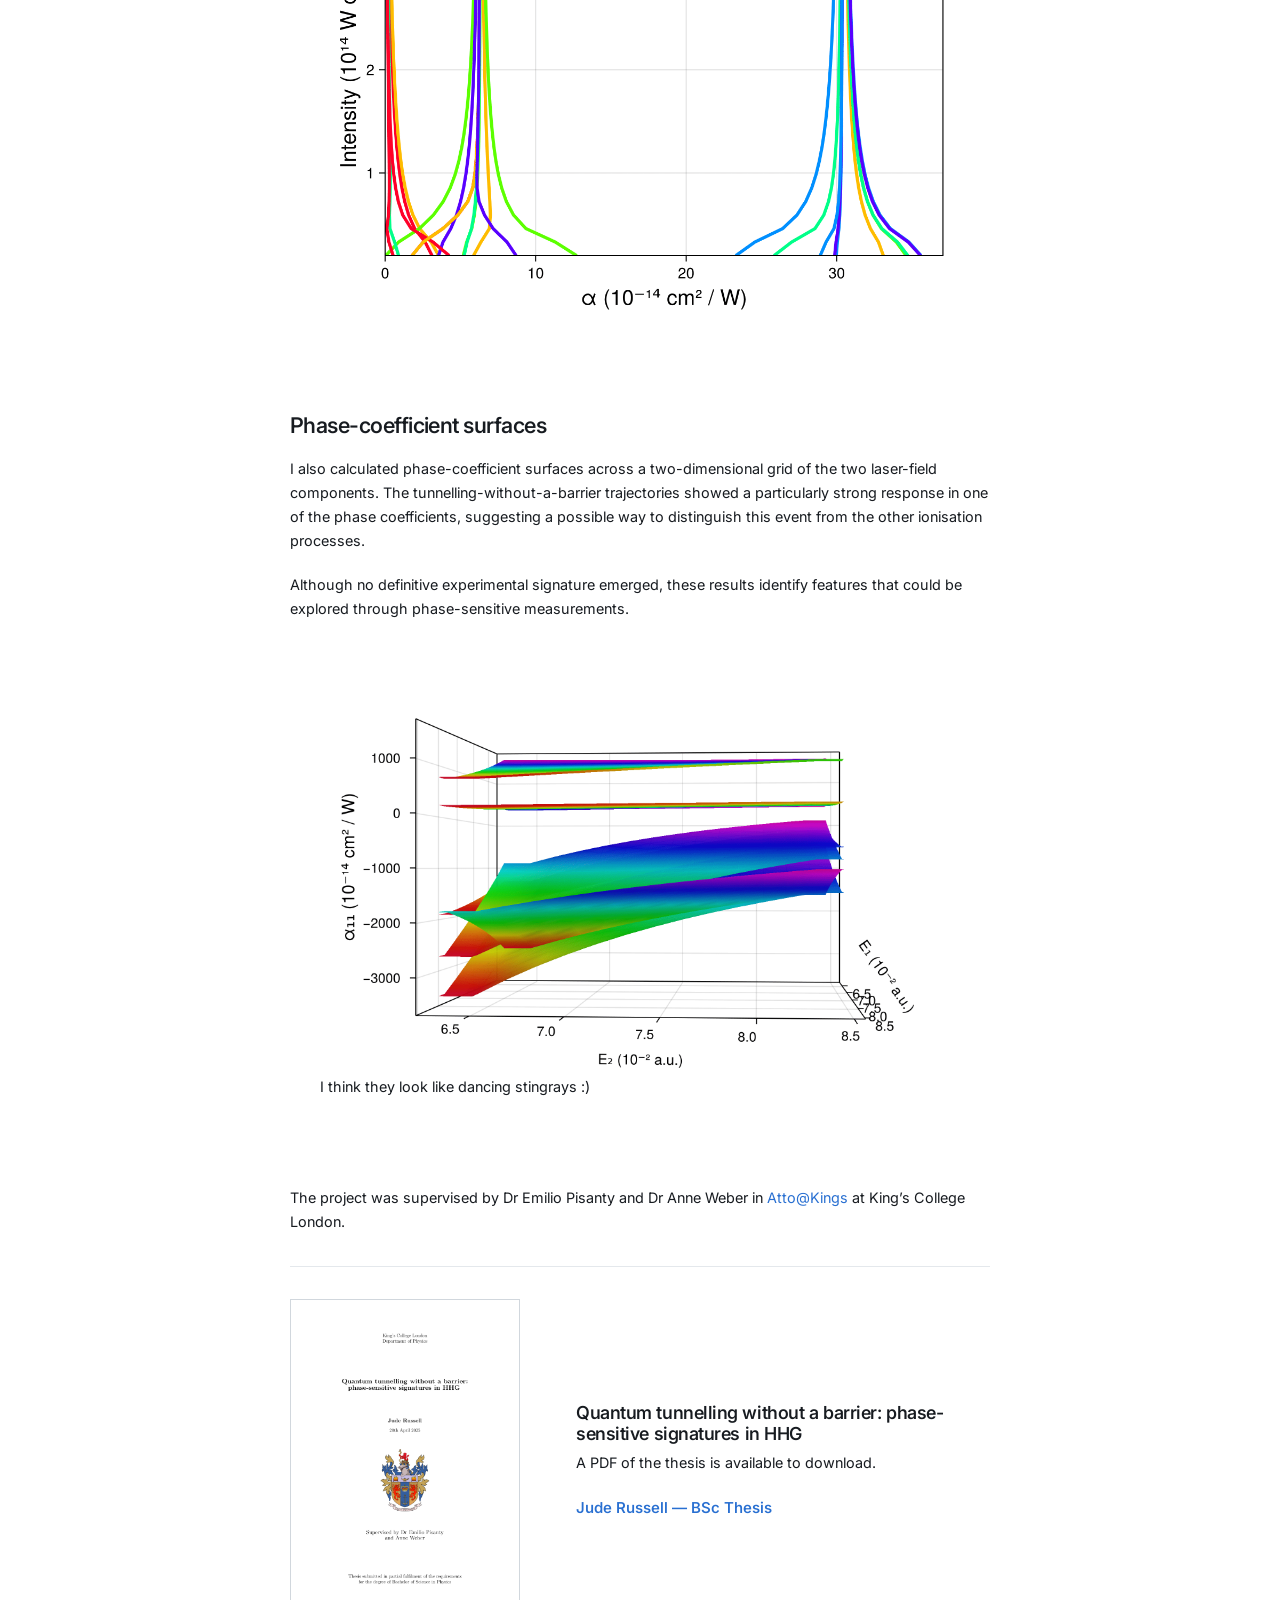
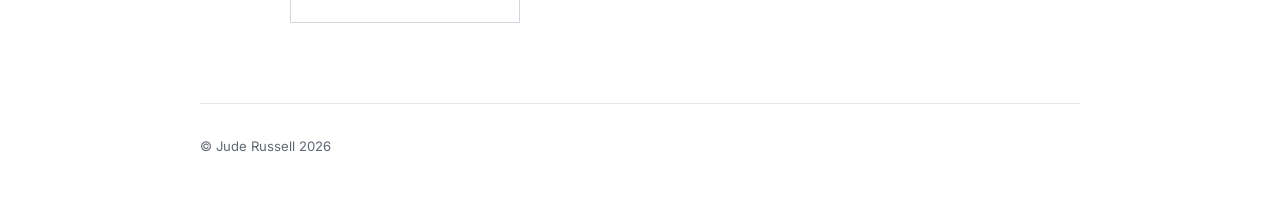
<file: work/hhg/index.html>
<!doctype html>
<html lang="en">
<head>
  <meta charset="utf-8">
  <meta name="viewport" content="width=device-width, initial-scale=1">
  <title>High-Harmonic Generation</title>
  <meta name="description"
        content="Jude Russell's research on quantum tunnelling without a barrier in two-colour high-harmonic generation, investigating electron trajectories and quantum-path phase coefficients.">
  <link rel="canonical"
        href="https://jfj-russell.github.io/work/hhg/">
  <link rel="icon"
        type="image/png"
        sizes="512x512"
        href="/assets/images/favicon.png">
  <link rel="preconnect" href="https://fonts.googleapis.com">
  <link rel="preconnect" href="https://fonts.gstatic.com" crossorigin>
  <link href="https://fonts.googleapis.com/css2?family=Inter:wght@100..900&display=swap" rel="stylesheet">
  <link rel="stylesheet" href="/assets/css/main.css?v=5">
  <script src="/assets/js/main.js" defer></script>
</head>

<body class="research-detail">

  <header class="site-header">
    <div class="nav-shell">
      <a class="brand" href="/index.html">
        <span>Jude</span> <span>Russell</span>
      </a>

      <button class="menu-toggle" type="button"
              aria-label="Open navigation"
              aria-expanded="false">
        <span></span><span></span><span></span>
      </button>

      <nav class="site-nav" aria-label="Primary navigation">
        <a href="/index.html">Home</a>
        <a href="/work/index.html" aria-current="page">Research</a>
        <a href="/projects/index.html">Projects</a>
        <a href="/cv/index.html">CV</a>
      </nav>
    </div>
  </header>

  <main>

    <header class="page-intro">
      <h1>Quantum tunnelling without a barrier: exploring phase-sensitive signatures in HHG</h1>
    </header>

    <section class="article-section">
      <h2>Two-colour fields</h2>

      <p>
        High-harmonic generation occurs when an intense laser field releases an electron,
        accelerates it and drives it back to its parent ion, producing short bursts of
        high-frequency radiation. The usual semiclassical picture treats the release step
        as tunnelling through a field-suppressed potential barrier, but the meaning of
        tunnelling becomes less clear when that barrier disappears.
      </p>

      <p>
        In this project, I investigated whether the phase of the emitted harmonics could
        reveal signatures of tunnelling without a barrier. I studied two-colour laser
        fields combining a fundamental frequency and its second harmonic, varying their
        relative strengths to explore different ionisation regimes, including configurations
        where tunnelling can occur at an instant when the electric field vanishes.
      </p>

      <div class="equation" role="group"
           aria-label="E of t equals E one cosine omega t plus E two cosine two omega t plus phi">
        <math display="block" xmlns="http://www.w3.org/1998/Math/MathML">
          <mrow>
            <mi>E</mi>
            <mo stretchy="false">(</mo>
            <mi>t</mi>
            <mo stretchy="false">)</mo>
            <mo>=</mo>
            <msub><mi>E</mi><mn>1</mn></msub>
            <mi mathvariant="normal">cos</mi>
            <mo stretchy="false">(</mo>
            <mi>ω</mi><mi>t</mi>
            <mo stretchy="false">)</mo>
            <mo>+</mo>
            <msub><mi>E</mi><mn>2</mn></msub>
            <mi mathvariant="normal">cos</mi>
            <mo stretchy="false">(</mo>
            <mn>2</mn><mi>ω</mi><mi>t</mi>
            <mo>+</mo><mi>φ</mi>
            <mo stretchy="false">)</mo>
          </mrow>
        </math>
      </div>
    </section>

    <figure class="media">
      <img src="/assets/images/hhg/field-configuration.gif"
           alt="Animation of a two-colour electric field switchover">
    </figure>

    <section class="article-section">
      <h2>Phase-sensitive observables</h2>

      <p>
        I extended a Julia simulation framework to calculate electron trajectories
        and quantum-path phase coefficients across a large set of two-colour fields.
        These coefficients describe how the phase of each harmonic changes with
        laser intensity.
      </p>

      <p>
        In two-colour fields, the phase coefficients showed a more complex structure
        than in the single-colour case, with multiple branches, crossings and cutoffs
        associated with different electron trajectories. I investigated whether these
        features could help distinguish tunnelling without a barrier from the other
        ionisation events contributing to the harmonic spectrum.
      </p>
    </section>

    <figure class="media">
      <img src="/assets/images/hhg/phase-coefficients-intensity.gif"
           alt="Animation of quantum-path phase coefficients versus laser intensity">
    </figure>

    <section class="article-section">
      <h2>Phase-coefficient surfaces</h2>

      <p>
        I also calculated phase-coefficient surfaces across a two-dimensional grid of
        the two laser-field components. The tunnelling-without-a-barrier trajectories
        showed a particularly strong response in one of the phase coefficients,
        suggesting a possible way to distinguish this event from the other
        ionisation processes.
      </p>

      <p>
        Although no definitive experimental signature emerged, these results
        identify features that could be explored through phase-sensitive measurements.
      </p>
    </section>

    <figure class="media">
      <img src="/assets/images/hhg/phase-coefficients-surface.gif"
           alt="Animation of phase-coefficient surfaces over a two-colour field grid">
      <figcaption>I think they look like dancing stingrays :)</figcaption>
    </figure>

    <section class="article-section">
      <p>
        The project was supervised by Dr Emilio Pisanty and Dr Anne Weber in
        <a href="https://www.attokings.com" rel="external">Atto@Kings</a>
        at King’s College London.
      </p>

      <div class="thesis-link">
        <img src="/assets/images/hhg/thesis-title-page.png"
             alt="Title page of the undergraduate thesis">

        <div>
          <h3>Quantum tunnelling without a barrier: phase-sensitive signatures in HHG</h3>
          <p>A PDF of the thesis is available to download.</p>
          <a class="text-link"
             href="/assets/documents/Jude_Russell_HHG_Thesis.pdf"
             download>Jude Russell — BSc Thesis</a>
        </div>
      </div>
    </section>

  </main>

  <footer class="site-footer">
    <p>© Jude Russell 2026</p>
  </footer>

</body>
</html>
</file>
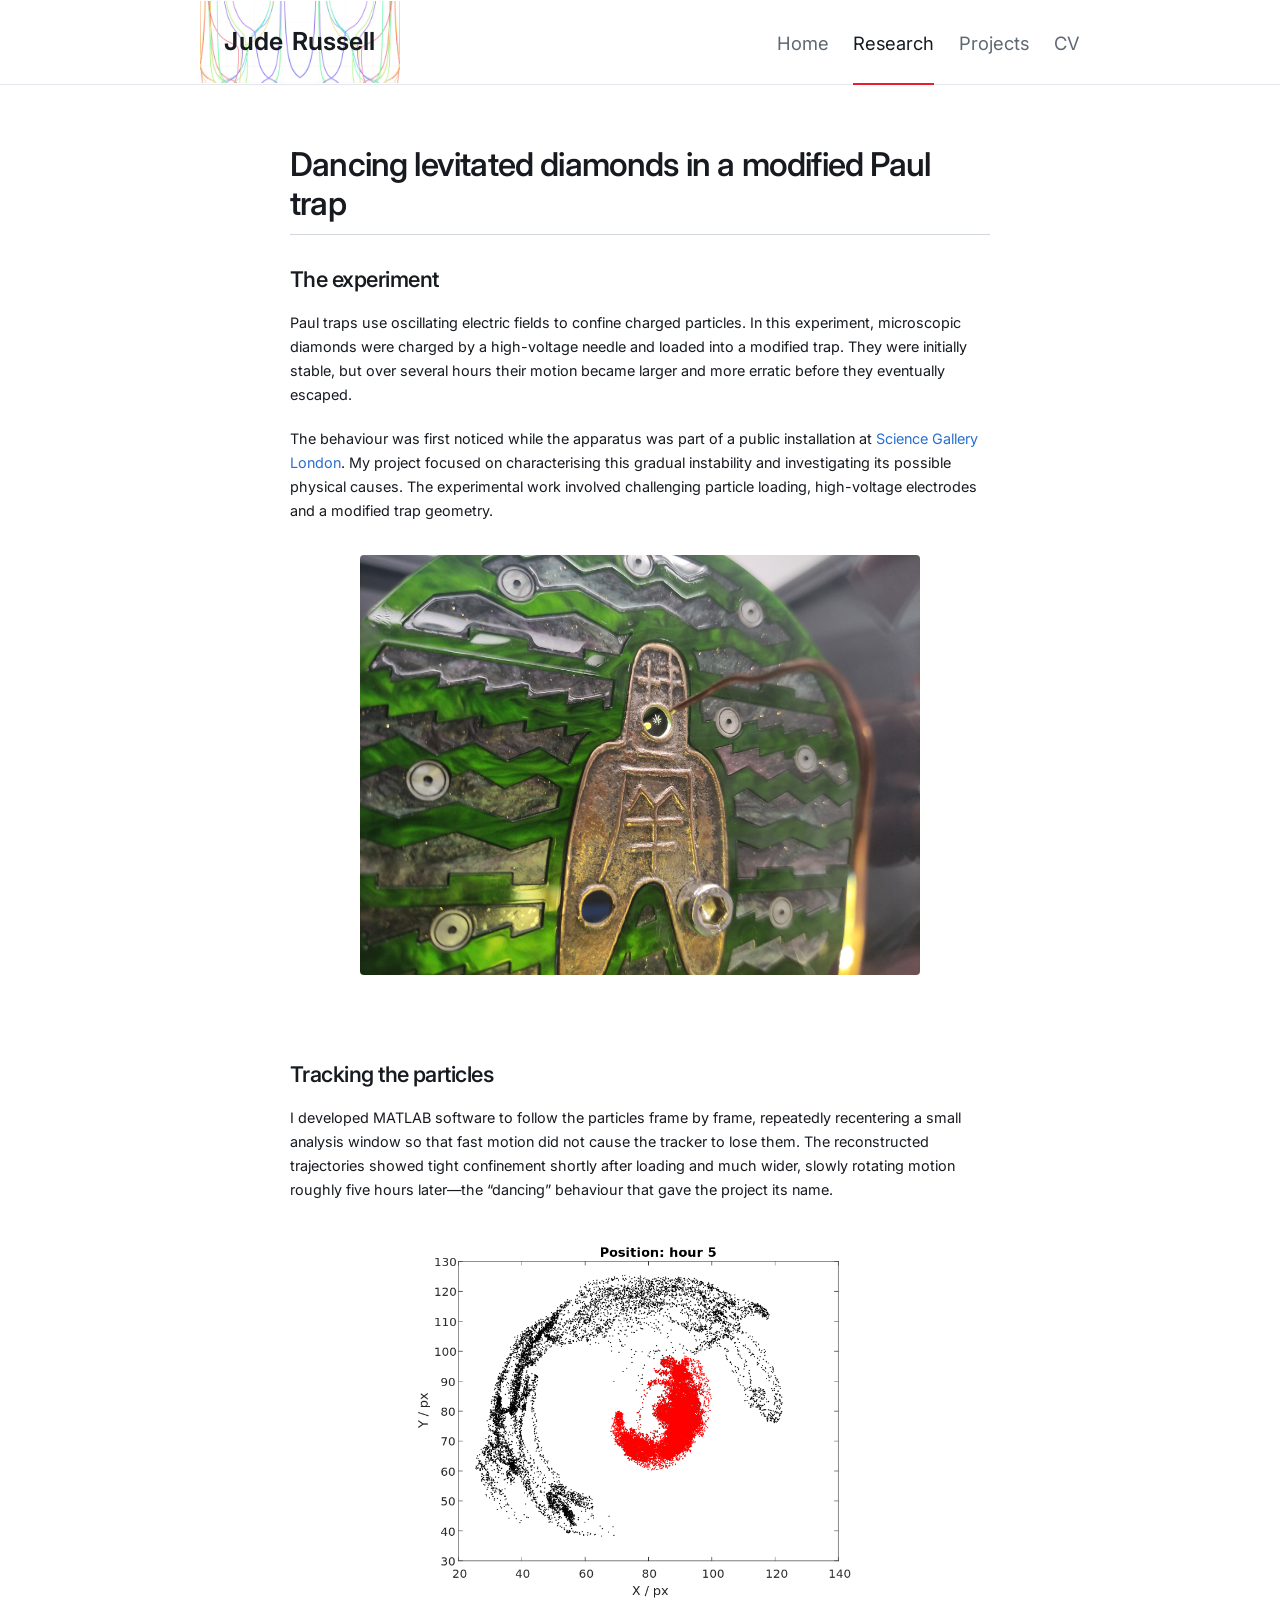
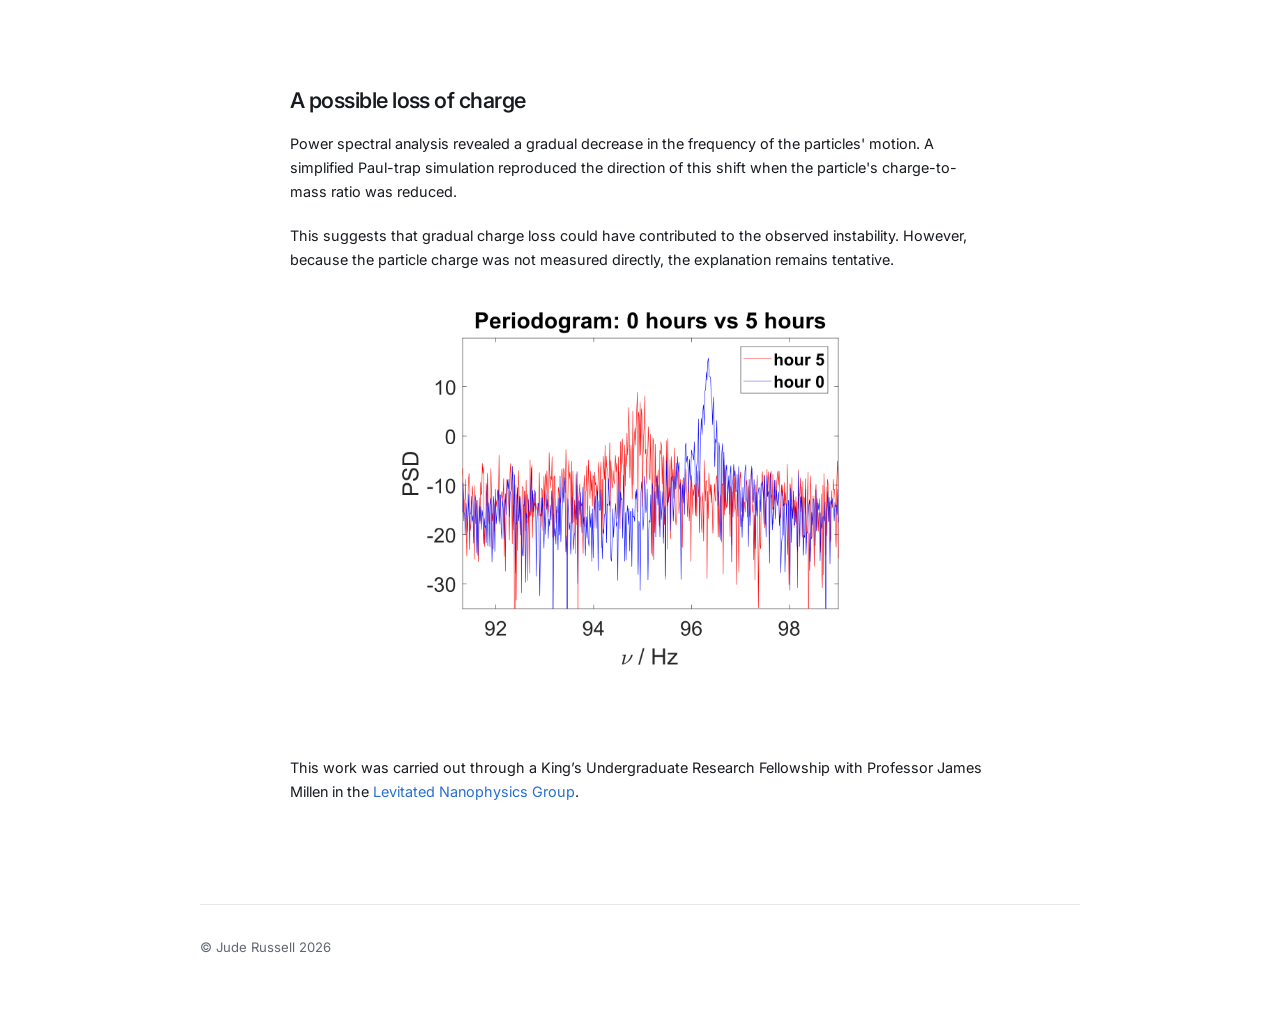
<file: work/levitated-nanophysics/index.html>
<!doctype html>
<html lang="en">
<head>
  <meta charset="utf-8">
  <meta name="viewport" content="width=device-width, initial-scale=1">
  <title>Levitated Nanophysics</title>
  <meta name="description"
        content="Jude Russell's experimental research on microscopic diamonds in a modified Paul trap, using particle tracking and power spectral analysis to investigate their motion and trapping stability.">
  <link rel="canonical"
        href="https://jfj-russell.github.io/work/levitated-nanophysics/">
  <link rel="icon"
        type="image/png"
        sizes="512x512"
        href="/assets/images/favicon.png">
  <link rel="preconnect" href="https://fonts.googleapis.com">
  <link rel="preconnect" href="https://fonts.gstatic.com" crossorigin>
  <link href="https://fonts.googleapis.com/css2?family=Inter:wght@100..900&display=swap" rel="stylesheet">
  <link rel="stylesheet" href="/assets/css/main.css?v=5">
  <script src="/assets/js/main.js" defer></script>
</head>

<body class="research-detail">

  <header class="site-header">
    <div class="nav-shell">
      <a class="brand" href="/index.html">
        <span>Jude</span> <span>Russell</span>
      </a>

      <button class="menu-toggle" type="button"
              aria-label="Open navigation"
              aria-expanded="false">
        <span></span><span></span><span></span>
      </button>

      <nav class="site-nav" aria-label="Primary navigation">
        <a href="/index.html">Home</a>
        <a href="/work/index.html" aria-current="page">Research</a>
        <a href="/projects/index.html">Projects</a>
        <a href="/cv/index.html">CV</a>
      </nav>
    </div>
  </header>

  <main>

    <header class="page-intro">
      <h1>Dancing levitated diamonds in a modified Paul trap</h1>
    </header>

    <section class="article-section">
      <h2>The experiment</h2>

      <p>
        Paul traps use oscillating electric fields to confine charged particles.
        In this experiment, microscopic diamonds were charged by a high-voltage
        needle and loaded into a modified trap. They were initially stable, but
        over several hours their motion became larger and more erratic before
        they eventually escaped.
      </p>

      <p>
        The behaviour was first noticed while the apparatus was part of a
        public installation at
        <a href="https://london.sciencegallery.com/quantum" rel="external">Science Gallery London</a>.
        My project focused on characterising this gradual instability and
        investigating its possible physical causes. The experimental work
        involved challenging particle loading, high-voltage electrodes and
        a modified trap geometry.
      </p>
    </section>

    <figure class="media media--narrow media--rounded" data-fallback>
      <img src="/assets/images/levitated/setup.jpg"
           alt="Modified Paul-trap experimental setup">
      <div class="asset-fallback">
        Modified Paul-trap setup<br>
        <small>assets/images/levitated/setup.jpg</small>
      </div>
    </figure>

    <section class="article-section">
      <h2>Tracking the particles</h2>

      <p>
        I developed MATLAB software to follow the particles frame by frame,
        repeatedly recentering a small analysis window so that fast motion
        did not cause the tracker to lose them. The reconstructed trajectories
        showed tight confinement shortly after loading and much wider,
        slowly rotating motion roughly five hours later—the &ldquo;dancing&rdquo;
        behaviour that gave the project its name.
      </p>
    </section>

    <figure class="media media--narrow media--reduced-plot media--rounded" data-fallback>
      <img src="/assets/images/levitated/particle-trajectories.png"
           alt="Tracked positions of two trapped particles approximately five hours after loading">
      <div class="asset-fallback">
        Tracked particle positions<br>
        <small>assets/images/levitated/particle-trajectories.png</small>
      </div>
    </figure>

    <section class="article-section">
      <h2>A possible loss of charge</h2>

      <p>
        Power spectral analysis revealed a gradual decrease in the frequency
        of the particles' motion. A simplified Paul-trap simulation reproduced
        the direction of this shift when the particle's charge-to-mass ratio
        was reduced.
      </p>

      <p>
        This suggests that gradual charge loss could have contributed to the
        observed instability. However, because the particle charge was not
        measured directly, the explanation remains tentative.
      </p>
    </section>

    <figure class="media media--narrow media--reduced-plot media--rounded" data-fallback>
      <img src="/assets/images/levitated/power-spectrum.png"
           alt="Power spectral density of trapped-particle motion at two times">
      <div class="asset-fallback">
        Power spectral density<br>
        <small>assets/images/levitated/power-spectrum.png</small>
      </div>
    </figure>

    <div class="article-section">
      <p>
        This work was carried out through a King’s Undergraduate Research
        Fellowship with Professor James Millen in the
        <a href="https://levi-nano.com" rel="external">Levitated Nanophysics Group</a>.
      </p>
    </div>

  </main>

  <footer class="site-footer">
    <p>© Jude Russell 2026</p>
  </footer>

</body>
</html>
</file>
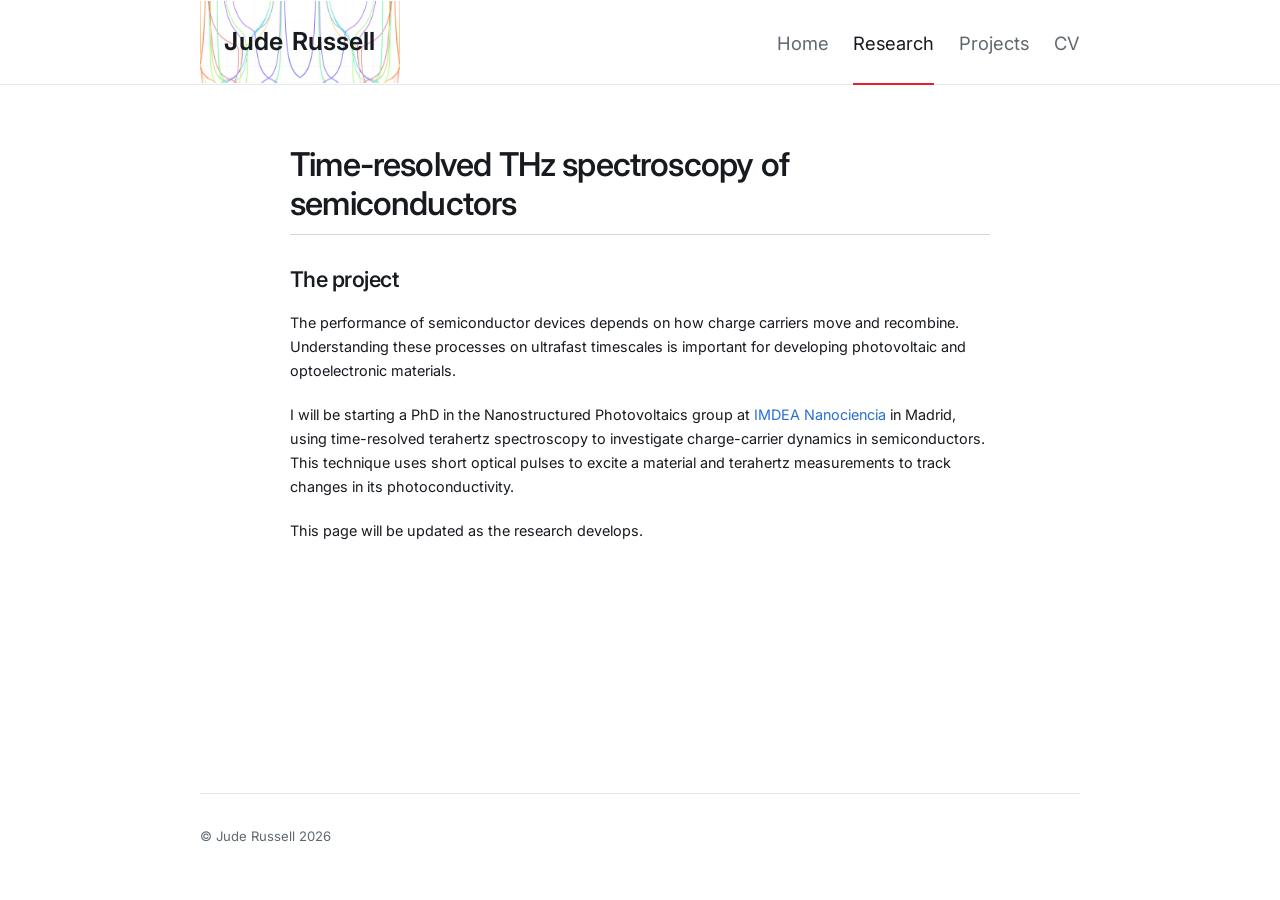
<file: work/thz-spectroscopy/index.html>
<!doctype html>
<html lang="en">
<head>
  <meta charset="utf-8">
  <meta name="viewport" content="width=device-width, initial-scale=1">
  <title>THz Spectroscopy</title>
  <meta name="description"
        content="Jude Russell's upcoming PhD research at IMDEA Nanociencia, investigating ultrafast charge-carrier dynamics in semiconductors using time-resolved terahertz spectroscopy.">
  <link rel="canonical"
        href="https://jfj-russell.github.io/work/thz-spectroscopy/">
  <link rel="icon"
        type="image/png"
        sizes="512x512"
        href="/assets/images/favicon.png">
  <link rel="preconnect" href="https://fonts.googleapis.com">
  <link rel="preconnect" href="https://fonts.gstatic.com" crossorigin>
  <link href="https://fonts.googleapis.com/css2?family=Inter:wght@100..900&display=swap" rel="stylesheet">
  <link rel="stylesheet" href="/assets/css/main.css?v=5">
  <script src="/assets/js/main.js" defer></script>
</head>

<body class="research-detail">

  <header class="site-header">
    <div class="nav-shell">
      <a class="brand" href="/index.html">
        <span>Jude</span> <span>Russell</span>
      </a>

      <button class="menu-toggle" type="button"
              aria-label="Open navigation"
              aria-expanded="false">
        <span></span><span></span><span></span>
      </button>

      <nav class="site-nav" aria-label="Primary navigation">
        <a href="/index.html">Home</a>
        <a href="/work/index.html" aria-current="page">Research</a>
        <a href="/projects/index.html">Projects</a>
        <a href="/cv/index.html">CV</a>
      </nav>
    </div>
  </header>

  <main>
    <header class="page-intro reading-column">
      <h1>Time-resolved THz spectroscopy of semiconductors</h1>
    </header>

    <section class="article-section">
      <h2>The project</h2>

      <p>
        The performance of semiconductor devices depends on how charge
        carriers move and recombine. Understanding these processes on
        ultrafast timescales is important for developing photovoltaic
        and optoelectronic materials.
      </p>

      <p>
        I will be starting a PhD in the Nanostructured Photovoltaics
        group at
        <a href="https://www.nanociencia.imdea.org/" rel="external">IMDEA Nanociencia</a>
        in Madrid, using time-resolved terahertz spectroscopy to
        investigate charge-carrier dynamics in semiconductors. This
        technique uses short optical pulses to excite a material and
        terahertz measurements to track changes in its photoconductivity.
      </p>

      <p>
        This page will be updated as the research develops.
      </p>
    </section>
  </main>

  <footer class="site-footer">
    <p>© Jude Russell 2026</p>
  </footer>

</body>
</html>
</file>
<file: assets/css/main.css>
:root {
  --ink: #171b20;
  --muted: #5f6872;
  --faint: #8a929a;
  --line: #e4e8ec;
  --line-strong: #d1d7dd;
  --paper: #ffffff;
  --wash: #f5f7f8;
  --accent: #286fd1;
  --accent-dark: #1856a4;
  --selected: #ed1b2f;
  --max-width: 880px;
  --reading-width: 700px;
}

* {
  box-sizing: border-box;
}

html {
  scroll-behavior: smooth;
}

body {
  margin: 0;
  color: var(--ink);
  background: var(--paper);
  font-family: "Inter", ui-sans-serif, -apple-system, BlinkMacSystemFont, "Segoe UI", Helvetica, Arial, sans-serif;
  font-size: 0.9rem;
  line-height: 1.67;
  text-rendering: optimizeLegibility;
}

img {
  display: block;
  max-width: 100%;
}

a {
  color: var(--accent);
  text-decoration: none;
}

a:hover {
  color: var(--accent-dark);
}

a:focus-visible,
button:focus-visible {
  outline: 2px solid var(--accent);
  outline-offset: 4px;
}

h1,
h2,
h3 {
  margin-top: 0;
  font-weight: 560;
  letter-spacing: -0.025em;
  line-height: 1.18;
}

h1 {
  max-width: 850px;
  margin-bottom: 1rem;
  font-size: clamp(1.65rem, 3.7vw, 2.65rem);
}

h2 {
  margin-bottom: 1.15rem;
  font-size: clamp(1.2rem, 2.4vw, 1.6rem);
}

h3 {
  margin-bottom: 0.45rem;
  font-size: 0.98rem;
}

p {
  margin: 0 0 1.25rem;
}

/* ==========================================================================
   Header and navigation
   ========================================================================== */
.site-header {
  position: sticky;
  top: 0;
  z-index: 20;
  border-bottom: 1.5px solid var(--line);
  background: rgba(255, 255, 255, 0.96);
  backdrop-filter: blur(10px);
}

.nav-shell {
  width: min(calc(100% - 5rem), var(--max-width));
  min-height: 5.15rem;
  margin: 0 auto;
  display: flex;
  align-items: center;
  justify-content: space-between;
  gap: 2rem;
}

.brand-heading {
  margin: 0;
  padding: 0;
  font-size: inherit;
  font-weight: inherit;
  line-height: inherit;
}

.brand,
.brand:visited,
.brand:hover,
.brand:focus,
.brand:active {
  display: inline-flex;
  width: 12.5rem;
  height: 5.15rem;
  align-items: center;
  justify-content: center;
  color: var(--ink);
  background:
    linear-gradient(rgba(255, 255, 255, 0.4), rgba(255, 255, 255, 0.4)),
    url("/assets/images/header-background-long.jpg") center / 100% 100% no-repeat;
  font-size: 1.55rem;
  font-weight: 630;
  letter-spacing: 0.005em;
  line-height: 1;
  text-decoration: none;
  white-space: nowrap;
}

.brand span {
  display: inline;
  color: inherit;
}

.brand span + span {
  margin-left: 0.35em;
}

.site-nav {
  display: flex;
  align-items: center;
  gap: 1.55rem;
}

.site-nav a {
  position: relative;
  padding: 1.75rem 0 1.55rem;
  color: var(--muted);
  font-size: 1.15rem;
  text-decoration: none;
}

.site-nav a::after {
  position: absolute;
  right: 0;
  bottom: -1px;
  left: 0;
  height: 2px;
  background: transparent;
  content: "";
}

.site-nav a:hover,
.site-nav a[aria-current="page"] {
  color: var(--ink);
}

.site-nav a[aria-current="page"]::after {
  background: var(--selected);
}

.menu-toggle {
  display: none;
  padding: 0.5rem;
  border: 0;
  color: var(--ink);
  background: transparent;
  font: inherit;
}

.menu-toggle span {
  display: block;
  width: 1.35rem;
  height: 1px;
  margin: 0.3rem 0;
  background: currentColor;
}

/* ==========================================================================
   Layout
   ========================================================================== */
main {
  width: min(calc(100% - 8rem), var(--max-width));
  min-height: calc(100vh - 12rem);
  margin: 0 auto;
  padding: clamp(3.4rem, 8vw, 6.5rem) 0 5rem;
}

/* Slightly more space above the About section. */
main:has(> .home-intro) {
  padding-top: clamp(2.5rem, 4vw, 3.4rem);
}

/* Slightly more breathing room above page titles. */
main:has(> .page-intro) {
  padding-top: clamp(2.6rem, 5vw, 3.8rem);
}

.research-detail main {
  max-width: var(--reading-width);
}

.reading-column {
  max-width: var(--reading-width);
}

.item-meta {
  color: var(--muted);
  font-size: 0.86rem;
  letter-spacing: 0.025em;
}

.page-intro {
  padding-bottom: clamp(2.5rem, 6vw, 4.5rem);
  border-bottom: 1.5px solid var(--line-strong);
}

.page-intro--no-rule {
  /* padding-bottom: 1.5rem; */
  border-bottom: 0;
}

.text-link {
  font-size: 0.94rem;
  font-weight: 560;
}

/* ==========================================================================
   Home
   ========================================================================== */
.home-intro {
  display: grid;
  grid-template-columns: minmax(140px, 180px) minmax(0, 1fr);
  gap: clamp(2rem, 4vw, 3rem);
  align-items: start;
  max-width: 820px;
  margin-right: auto;
  margin-left: auto;
}

.home-heading {
  margin-bottom: 1.65rem;
  font-size: clamp(1.45rem, 2.8vw, 1.9rem);
}

.contact-line {
  margin-top: 1.8rem;
}

.profile-photo {
  width: 100%;
  aspect-ratio: 4 / 5;
  object-fit: cover;
  object-position: center;
  filter: saturate(0.86) contrast(1.02);
}

.home-portrait {
  width: 100%;
  max-width: 180px;
  justify-self: start;
}

.social-links {
  display: flex;
  gap: 0.8rem;
  margin-top: 1.75rem;
}

.social-links a {
  display: inline-flex;
  width: 1.75rem;
  height: 1.75rem;
  align-items: center;
  justify-content: center;
  text-decoration: none;
}

.social-links a:hover {
  opacity: 0.72;
}

.social-links img {
  width: 1.55rem;
  height: 1.55rem;
  border: 0;
  object-fit: contain;
}

/* ==========================================================================
   Research list
   ========================================================================== */
.section-block {
  margin-top: clamp(4rem, 9vw, 7rem);
}

.page-intro--no-rule + .section-block {
  margin-top: 0;
}

/* Keep the horizontal rule close to the page title. */
.page-intro:has(+ .section-block),
.page-intro:has(+ .project-entry) {
  padding-bottom: clamp(0.4rem, 1.2vw, 0.7rem);
}

/* Bring the Projects page title closer to its horizontal rule. */
main:has(.project-entry) > .page-intro:not(.page-intro--no-rule),
main:has(.project-list) > .page-intro:not(.page-intro--no-rule) {
  padding-bottom: 0.2rem;
}

/* Projects page: match the research detail page title-to-divider spacing.
   The :has() selectors also work if the HTML has no projects-page body class. */
.projects-page .page-intro,
body:has(main .project-entry) main > .page-intro,
body:has(main .project-list) main > .page-intro {
  padding-bottom: clamp(0.4rem, 1.2vw, 0.7rem);
}

.projects-page .page-intro h1,
body:has(main .project-entry) main > .page-intro h1,
body:has(main .project-list) main > .page-intro h1 {
  margin-bottom: 0;
}

.projects-page .page-intro + .section-block,
body:has(main .project-entry) main > .page-intro + .section-block,
body:has(main .project-list) main > .page-intro + .section-block {
  margin-top: 0;
}

/* Prevent default last-child margins from creating extra space above the rule. */
.page-intro > h1:last-child,
.page-intro > p:last-child {
  margin-bottom: 0;
}

.page-intro + .project-entry {
  margin-top: 0;
}

.work-list,
.project-list {
  border-top: 1.5px solid var(--line-strong);
}

.work-item {
  display: grid;
  grid-template-columns: 8rem minmax(0, 1fr) auto;
  gap: 1.5rem;
  align-items: start;
  padding: 1.8rem 0;
  border-bottom: 1.5px solid var(--line);
}

.work-item h2 {
  margin-bottom: 0.45rem;
}

.work-item p {
  max-width: 610px;
  margin-bottom: 0;
  color: var(--muted);
}

.work-title-link,
.work-title-link:visited,
.work-title-link:hover,
.work-title-link:focus,
.work-title-link:active {
  color: var(--ink);
  text-decoration: none;
}

.work-title-link:hover {
  text-decoration: underline;
  text-decoration-thickness: 1px;
  text-underline-offset: 0.14em;
}

/* ==========================================================================
   Research detail pages
   ========================================================================== */
.article-section {
  max-width: var(--reading-width);
  margin-top: clamp(3.25rem, 7vw, 5.4rem);
}

.article-section h2 {
  padding-bottom: 0;
  border-bottom: none;
}

.research-detail h1 {
  font-size: clamp(1.45rem, 3vw, 2.05rem);
}

.research-detail h2 {
  font-size: clamp(1.1rem, 2vw, 1.35rem);
}

.research-detail h3 {
  font-size: 0.96rem;
}

.research-detail .page-intro {
  padding-bottom: clamp(0.4rem, 1.2vw, 0.7rem);
}

.research-detail .page-intro + .article-section {
  margin-top: clamp(1.25rem, 3vw, 2rem);
}

.equation {
  margin: 1.8rem 0;
  background: var(--paper);
  text-align: center;
}

.equation math[display="block"] {
  display: block;
  width: fit-content;
  max-width: 100%;
  margin: 0 auto;
  font-size: clamp(0.9rem, 2.2vw, 1.12rem);
}

.thesis-link {
  display: grid;
  grid-template-columns: minmax(150px, 230px) minmax(0, 1fr);
  gap: clamp(1.6rem, 5vw, 3.5rem);
  align-items: center;
  max-width: 800px;
  margin-top: 2rem;
  padding-top: 2rem;
  border-top: 1.5px solid var(--line);
}

.thesis-link img {
  border: 1px solid var(--line-strong);
}

.thesis-link h3 {
  font-size: 1.12rem;
}

/* ==========================================================================
   Media and image fallbacks
   ========================================================================== */
.media {
  max-width: 900px;
  margin: 2.4rem 0 3.2rem;
}

.media img {
  width: 100%;
  height: auto;
  border: 0;
  background: var(--wash);
}

.media--rounded img {
  border-radius: 4px;
}

.media.home-portrait {
  margin-top: 4.5rem;
}

.research-detail main > figure.media {
  width: min(92%, 640px);
  max-width: 640px;
  margin-right: auto;
  margin-left: auto;
}

.research-detail main > figure.media--narrow {
  max-width: 80%;
  margin: 2rem auto;
}

.research-detail main > figure.media--reduced-plot {
  max-width: 70%;
}

.research-detail figure.media > img {
  margin-right: auto;
  margin-left: auto;
}

.asset-fallback {
  display: none;
  min-height: 320px;
  padding: 2rem;
  border: 1.5px solid var(--line);
  align-items: center;
  justify-content: center;
  background: var(--wash);
  color: var(--muted);
  text-align: center;
}

.media.is-missing img {
  display: none;
}

.media.is-missing .asset-fallback {
  display: flex;
}

.media--portrait .asset-fallback {
  min-height: 420px;
}

/* ==========================================================================
   Projects
   ========================================================================== */
.project-entry {
  display: grid;
  grid-template-columns: minmax(260px, 42%) minmax(0, 1fr);
  gap: clamp(2rem, 7vw, 5rem);
  align-items: center;
  padding: clamp(1.75rem, 4vw, 3rem) 0;
  border-bottom: 1.5px solid var(--line);
}

/* Entry with a stacked column of images beside the text. */
.project-entry--split {
  display: flex;
  flex-wrap: wrap;
  gap: 2rem;
  align-items: flex-start;
  margin-bottom: 1.5rem;
}

.project-entry:nth-child(even) .project-media {
  order: 2;
}

.work-item:last-child,
.project-entry:last-child {
  border-bottom: 0;
}

.project-entry .media {
  margin: 0;
}

.project-media--stack {
  display: flex;
  flex: 0 0 380px;
  flex-direction: column;
  align-items: center;
  gap: 1.25rem;
  max-width: 100%;
}

.project-media--stack .media {
  width: 100%;
  margin: 0 auto;
}

.project-media--stack .media--inset {
  width: 85%;
}

.project-content {
  flex: 1;
  min-width: 280px;
}

.project-media--diagram img {
  padding: clamp(1rem, 3vw, 1.75rem);
  background: var(--paper);
}

.project-entry .asset-fallback {
  min-height: 245px;
}

.project-entry h2 {
  margin-bottom: 0.35rem;
}

.project-entry .item-meta {
  margin-bottom: 1rem;
}

.project-content .item-meta {
  opacity: 0.7;
  font-size: 0.9em;
}

.project-entry p:last-child {
  margin-bottom: 0;
}

/* ==========================================================================
   CV
   ========================================================================== */
.cv-section {
  max-width: 900px;
  margin-top: clamp(2.2rem, 4vw, 3.3rem);
}

.cv-section h2 {
  margin-bottom: 0.75rem;
  padding-bottom: 0.55rem;
  border-bottom: 1.5px solid var(--line);
}

.page-intro + .cv-section {
  margin-top: 2.5rem;
}

.page-intro--no-rule:has(+ .cv-section) {
  padding-bottom: 0.4rem;
}

.cv-list {
  margin: 0;
  padding: 0;
  list-style: none;
}

.cv-list li {
  display: grid;
  grid-template-columns: 11rem minmax(0, 1fr);
  gap: 1.5rem;
  padding: 1.05rem 0;
  border-bottom: 1.5px solid var(--line);
}

.cv-date {
  color: var(--muted);
  font-size: 0.88rem;
}

.cv-list h3 {
  margin-bottom: 0.35rem;
  font-size: 0.98rem;
}

.cv-list p {
  margin-bottom: 0.35rem;
  color: #343c45;
}

.cv-list p:last-child {
  margin-bottom: 0;
}

.cv-list .item-meta {
  color: var(--muted);
}

.cv-list--compact li {
  padding: 0.9rem 0;
}

.cv-list--no-bottom-rule li:last-child {
  border-bottom: 0;
}

/* ==========================================================================
   Footer
   ========================================================================== */
.site-footer {
  width: min(calc(100% - 5rem), var(--max-width));
  margin: 0 auto;
  padding: 2rem 0 3.2rem;
  border-top: 1.5px solid var(--line);
  color: var(--muted);
  font-size: 0.82rem;
}

.site-footer p {
  margin: 0;
}

/* ==========================================================================
   Small screens
   ========================================================================== */
@media (max-width: 760px) {
  .nav-shell,
  main,
  .site-footer {
    width: min(calc(100% - 2.5rem), var(--max-width));
  }

  .nav-shell {
    min-height: 4.7rem;
  }

  .brand,
  .brand:visited,
  .brand:hover,
  .brand:focus,
  .brand:active {
    width: 8.8rem;
    height: 3.06rem;
    font-size: 1.55rem;
  }

  .menu-toggle {
    display: block;
  }

  .site-nav {
    position: absolute;
    top: 100%;
    right: 0;
    left: 0;
    display: none;
    padding: 0.4rem 1.25rem 1.1rem;
    border-bottom: 1.5px solid var(--line);
    background: var(--paper);
  }

  .site-nav.is-open {
    display: grid;
  }

  .site-nav a {
    padding: 0.65rem 0;
  }

  .site-nav a::after {
    display: none;
  }

  main {
    padding-top: 3.2rem;
  }

  main:has(> .page-intro) {
    padding-top: 2.5rem;
  }

  main:has(> .home-intro) {
    padding-top: 2.3rem;
  }

  .home-intro,
  .project-entry,
  .thesis-link {
    grid-template-columns: 1fr;
  }

  .home-portrait {
    max-width: 180px;
    justify-self: start;
  }

  .media.home-portrait {
    margin-top: 0;
  }

  .work-item {
    grid-template-columns: 1fr;
    gap: 0.6rem;
  }

  .project-entry:nth-child(even) .project-media {
    order: 0;
  }

  .project-entry .asset-fallback,
  .asset-fallback {
    min-height: 220px;
  }

  .cv-list li {
    grid-template-columns: 1fr;
    gap: 0.3rem;
  }
}

@media (prefers-reduced-motion: reduce) {
  html {
    scroll-behavior: auto;
  }
}
</file>
